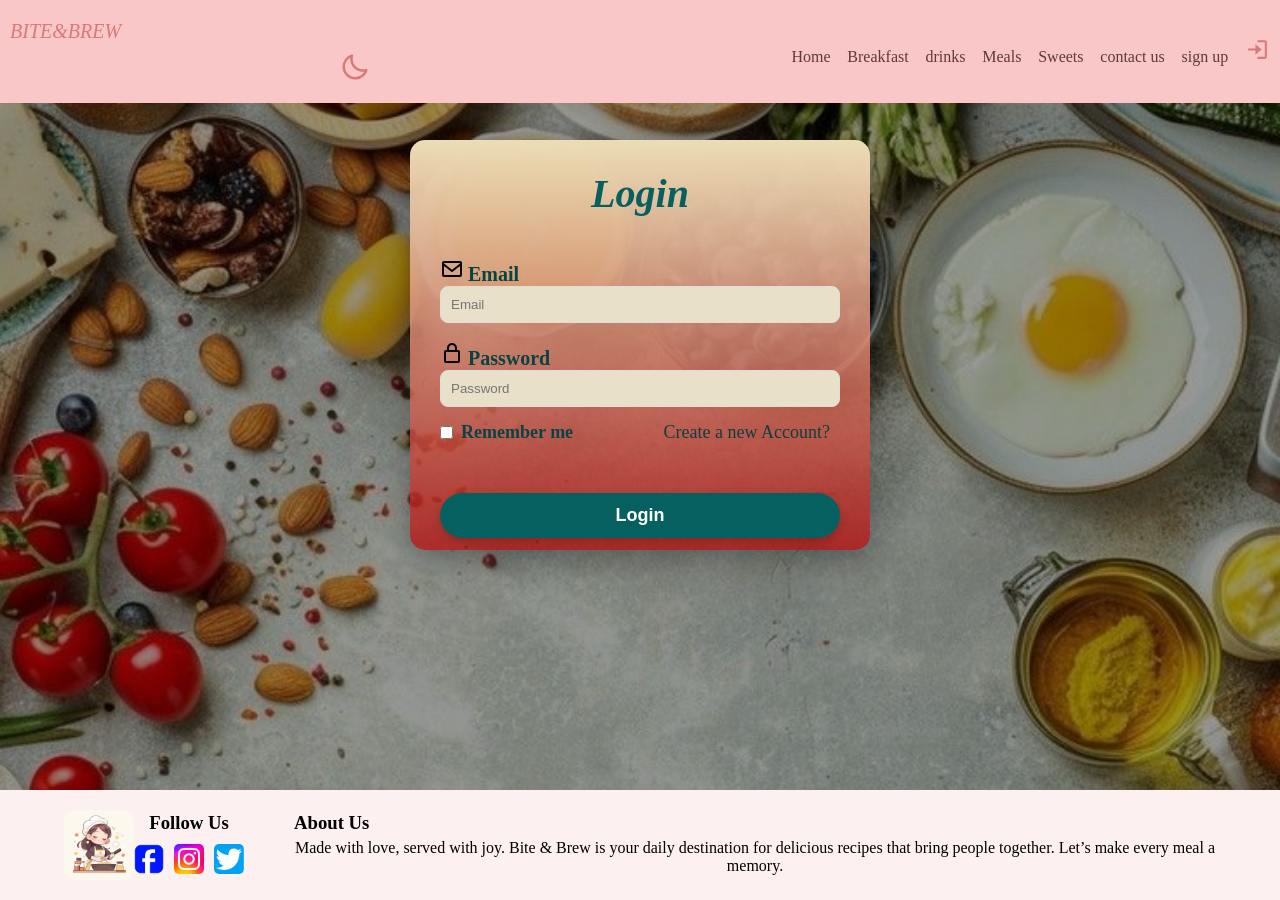
<file: index.html>
<!DOCTYPE html>
<html  lang="en">
    <head>
        <meta charset="UTF-8">
        <meta name="viewport" content="width=device-width, initial-scale=1.0">
        <title>Bite & Brew</title>
        <link rel="stylesheet" href="design.css">
        <link rel="stylesheet" href="https://unpkg.com/boxicons@2.1.4/css/boxicons.min.css">
        <link rel="stylesheet" href="https://cdnjs.cloudflare.com/ajax/libs/font-awesome/6.0.0/css/all.min.css">
    </head>
    <body class="login-page">
        <header class="logo_nav">
            <h2 class="logo">BITE&BREW</h2>
        

            <button class="mode_btn"><img src="moon_final.svg" id="dark_mode_button"><img src="sun_final.svg" id="light_mode_button" ></button>
            <input type="checkbox" id="check">
            <label for="check" class="icons">
                <img src="menu.png" id="menu-icon">
                <img src="close.png" id="close-icon">
            </label>

            <nav class="header-right">
                <a href="home.html" >Home</a>
                <a href="breakfast.html">Breakfast</a>
                <a href="Drinks.html">drinks</a>
                <a href="meals.html" >Meals</a>
                <a href="sweets.html" >Sweets</a>
                <a href="contactus.html" >contact us</a>
                <a href="SignUp.html" >sign up</a>
                <a href="index.html" ><img src="login_final_icon.svg" style="width: 25px; height: 25px;"></a>
            </nav>
        </header>

        
        
            <div class="card">
                <div class="h2"><h2>Login</h2></div>
                
                
                <div class="input-group">
                    <img src="email_icon.svg">
                    <label>Email</label>
                    <input type="email" placeholder="Email"  id="loginEmail">
                </div>
                <br>
                
                <div class="input-group">
                    <img src="lock_icon.svg">
                    <label>Password</label>
                    <input type="password" placeholder="Password" id="loginPass">
                </div>

                <div class="option">
                    <div class="remember">
                        <input type="checkbox" id="rem">
                        <label for="rem">Remember me</label>
                    </div>
                    <a href="SignUp.html" class="create">Create a new Account?</a>
                </div>

                <button onclick="login()" class="login-btn">Login</button>
            </div>
            <footer>
        <div class="content">
            <img src="bent_img.jpg" alt="">
        </div>
        <div class="container">
            <div class="center">
                <div class="follow">
                    <h3>Follow Us</h3>
                </div>

                <div class="imgfollow">
                    <div class="face">
                        <a href="https://share.google/08VZfMkIFkGEZpKng"><img src="face_img.jpg" alt=""></a>
                    </div>
                    <div class="insta">
                        <a href="https://share.google/QwixwR7lSdvBLYtcf"><img src="instegram_img.jpg" alt=""></a>
                    </div>
                    <div class="twitt">
                        <a href="https://share.google/hXSAnKUgvuGSP0N5Q"><img src="twitter_img.jpg" alt=""></a>
                    </div>
                </div>
            </div>

            <div class="aboutus">
                <h3>About Us</h3>
                <p>Made with love, served with joy. Bite & Brew is your daily destination for delicious recipes that
                    bring people together. Let’s make every meal a memory.</p>
            </div>
        </div>

    </footer>

            
        <script src="main.js"></script>
    
        </body>
</html>
</file>
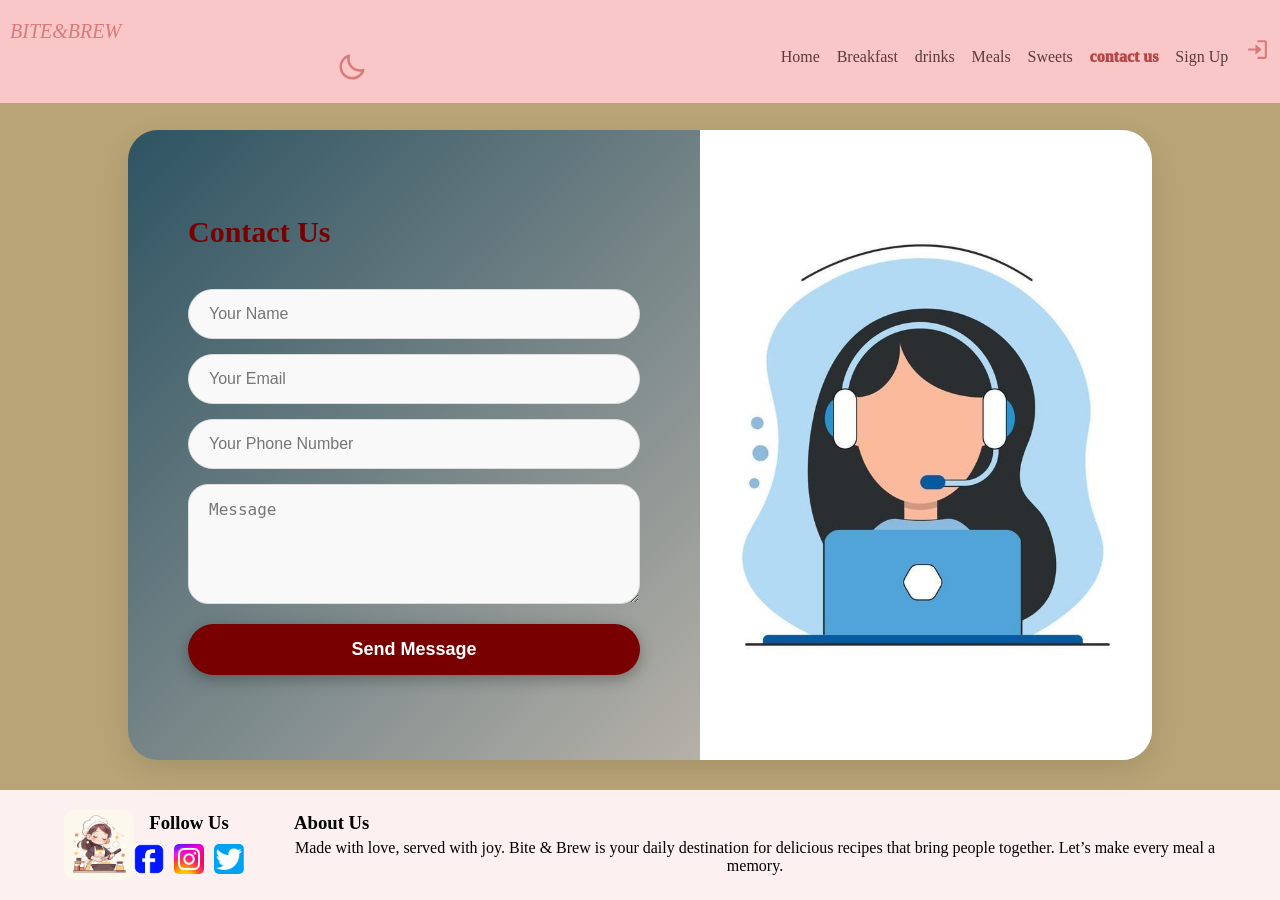
<file: contactus.html>
<!DOCTYPE html>
<html  lang="en">
    <head>
        <meta charset="UTF-8">
        <meta name="viewport" content="width=device-width, initial-scale=1.0">
        <title>Bite & Brew</title>
        <link rel="stylesheet" href="design.css">
        <link rel="stylesheet" href="https://unpkg.com/boxicons@2.1.4/css/boxicons.min.css">
        <link rel="stylesheet" href="https://cdnjs.cloudflare.com/ajax/libs/font-awesome/6.0.0/css/all.min.css">
    </head>
    <body class="contact-page">
        <header class="logo_nav">
            <h2 class="logo">BITE&BREW</h2>
            

            <button class="mode_btn"><img src="moon_final.svg" id="dark_mode_button"><img src="sun_final.svg" id="light_mode_button" ></button>
            <input type="checkbox" id="check">
            <label for="check" class="icons">
                <img src="menu.png" id="menu-icon">
                <img src="close.png" id="close-icon">
            </label>

            <nav class="header-right">
                <a href="home.html" >Home</a>
                <a href="breakfast.html">Breakfast</a>
                <a href="Drinks.html">drinks</a>
                <a href="meals.html" >Meals</a>
                <a href="sweets.html" >Sweets</a>
                <a href="contactus.html" class="active">contact us</a>
                <a href="SignUp.html" >Sign Up</a>
                <a href="index.html" ><img src="login_final_icon.svg" style="width: 25px; height: 25px;"></a>
            </nav>
        </header>

        <div class="contact-card">
            <div class="form">
                <h3>Contact Us</h3>
                <form id="contactform">
                    <input type="text" placeholder="Your Name" id="name">
                    <input type="email" placeholder="Your Email" id="email">
                    <input type="tel" placeholder="Your Phone Number" id="phone">
                    <textarea type="text" placeholder="Message" id="message"></textarea>
                    <button type="submit">Send Message</button>
                </form>
            </div>
            <div class="image-side">
                <img src="contact-image.jpg">
                
            </div>
            </div>

            <footer >
        <div class="content">
            <img src="bent_img.jpg" alt="">
        </div>
        <div class="container">
            <div class="center">
                <div class="follow">
                    <h3>Follow Us</h3>
                </div>

                <div class="imgfollow">
                    <div class="face">
                        <a href="https://share.google/08VZfMkIFkGEZpKng"><img src="face_img.jpg" alt=""></a>
                    </div>
                    <div class="insta">
                        <a href="https://share.google/QwixwR7lSdvBLYtcf"><img src="instegram_img.jpg" alt=""></a>
                    </div>
                    <div class="twitt">
                        <a href="https://share.google/hXSAnKUgvuGSP0N5Q"><img src="twitter_img.jpg" alt=""></a>
                    </div>
                </div>
            </div>

            <div class="aboutus">
                <h3>About Us</h3>
                <p>Made with love, served with joy. Bite & Brew is your daily destination for delicious recipes that
                    bring people together. Let’s make every meal a memory.</p>
            </div>
        
    </footer>
        <script src="main.js"></script>
        </body>
</html>
</file>
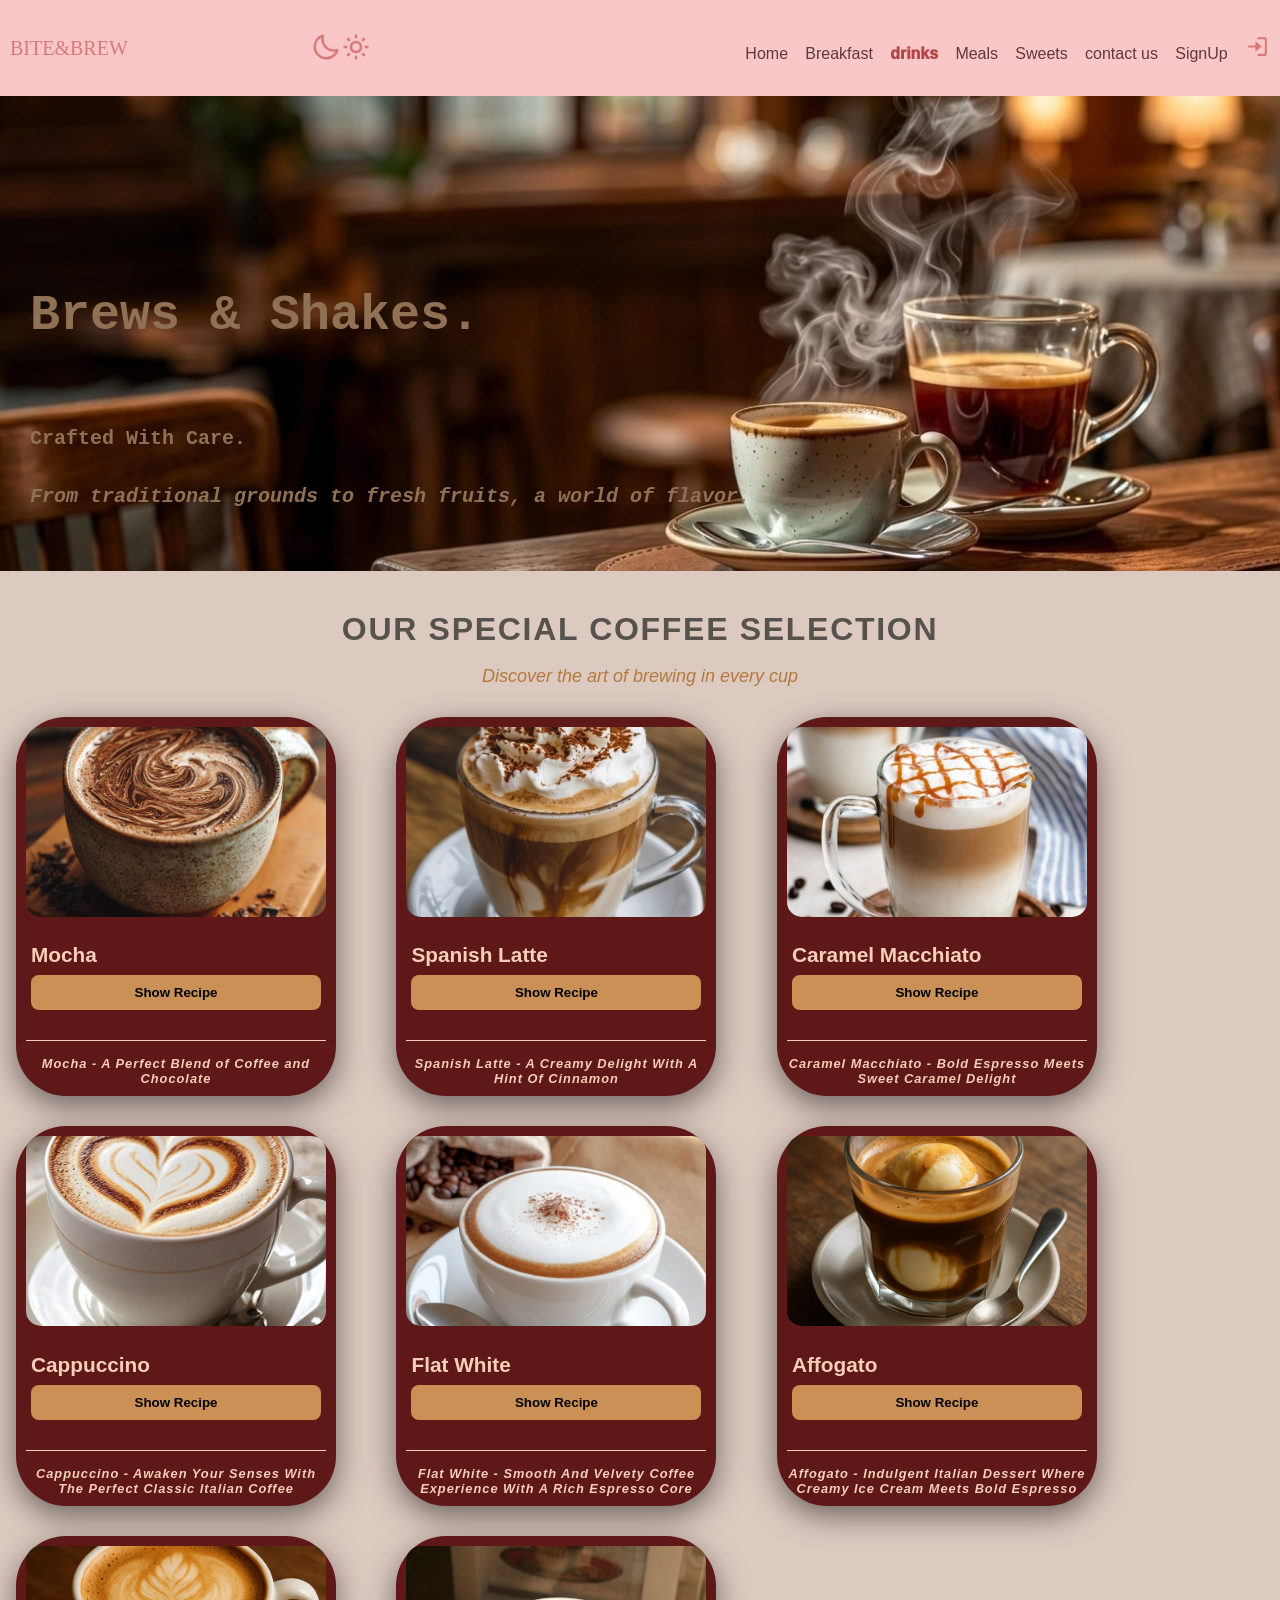
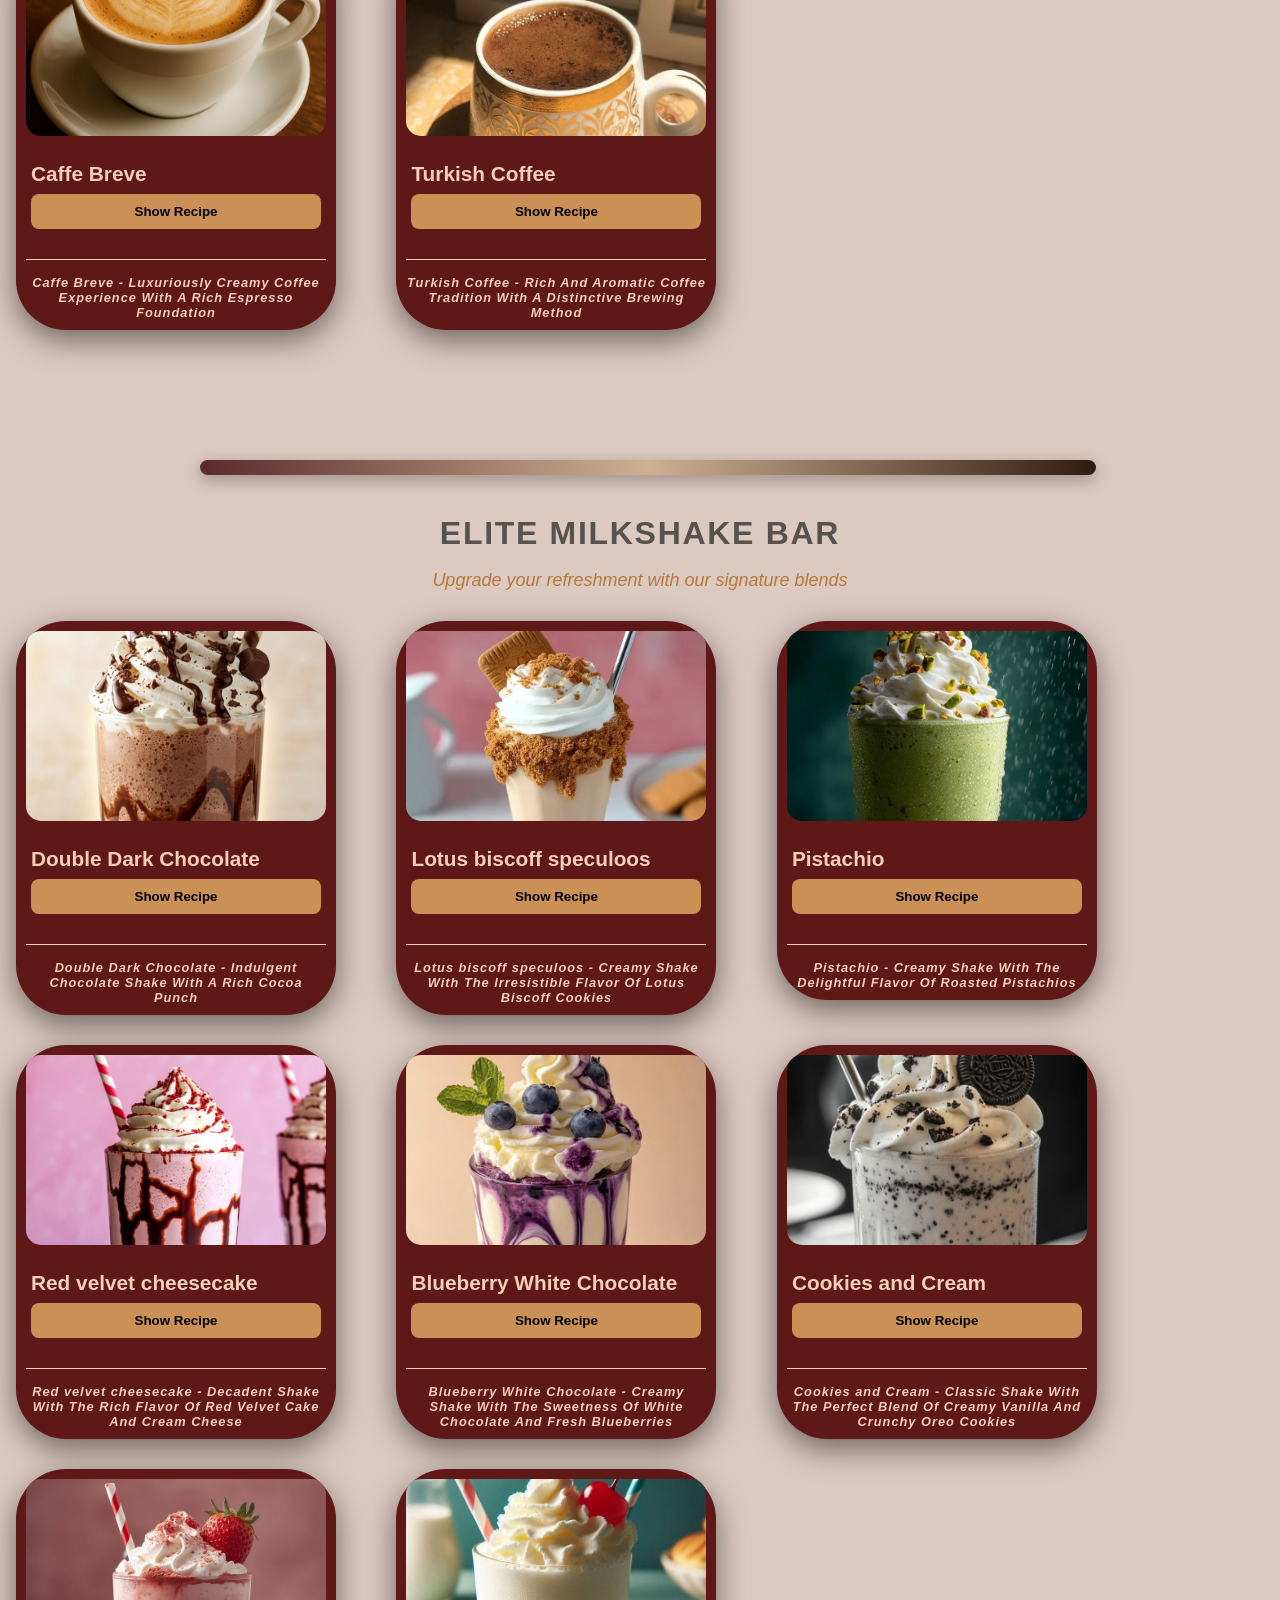
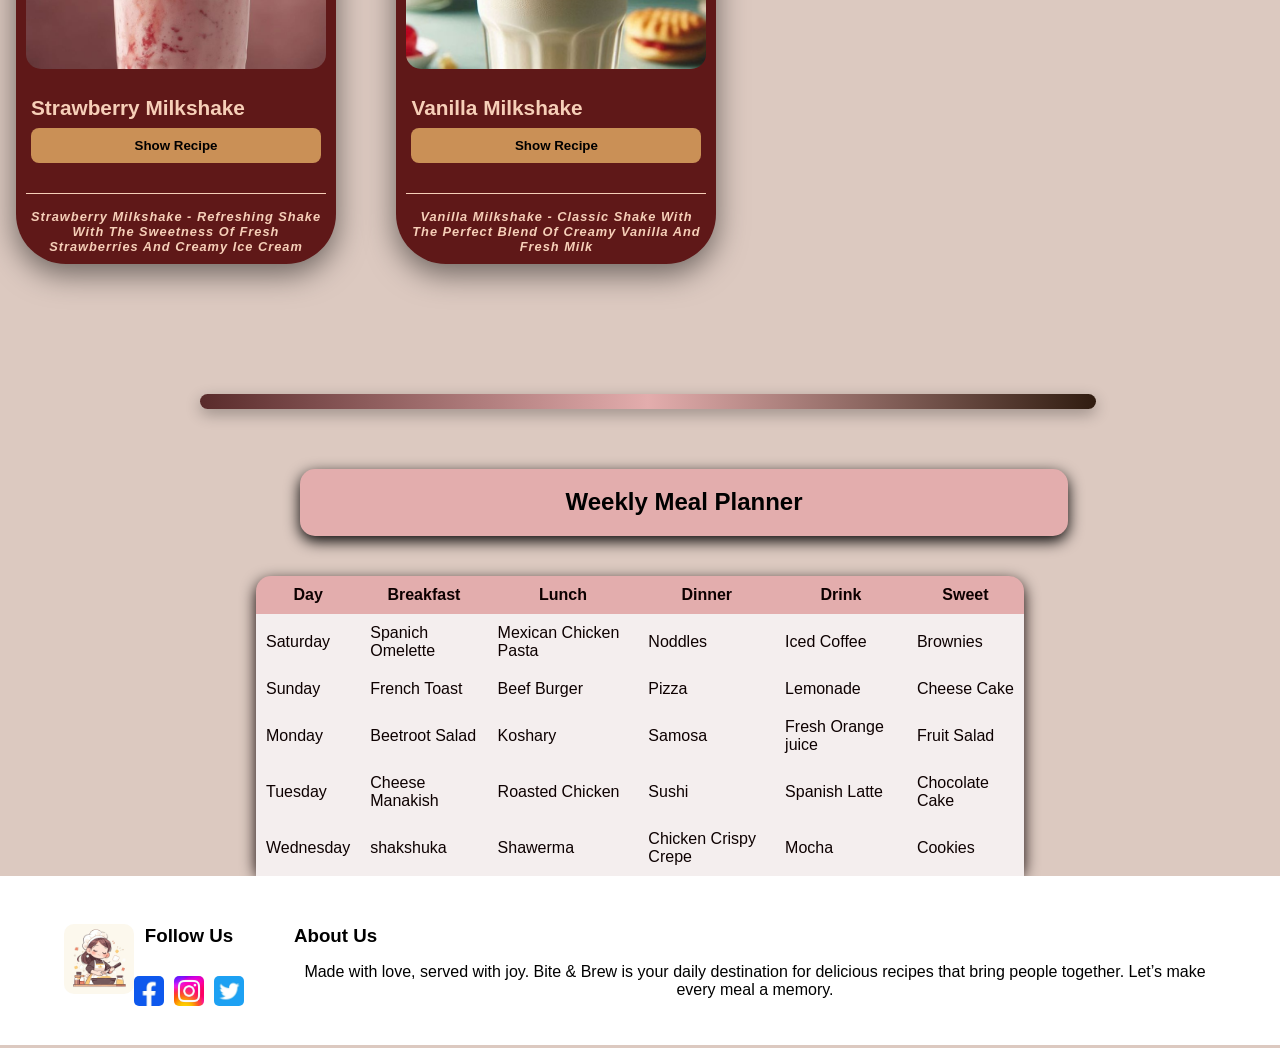
<file: Drinks.html>
<!DOCTYPE html>
<html lang="ar" dir="auto">
<head>
    <meta charset="UTF-8">
    <meta name="viewport" content="width=device-width, initial-scale=1.0">
    <title>Drinks</title>
    <link rel="stylesheet" href="trial.css">
     <link rel="stylesheet" href="https://unpkg.com/boxicons@2.1.4/css/boxicons.min.css">
</head>
<body>
<header class="logo_nav">
            <h2 class="logo">BITE&BREW</h2>

            <button class="mode_btn"><img src="moon_final.svg" id="dark_mode_button"><img src="sun_final.svg" id="light_mode_button" ></button>
            <input type="checkbox" id="check">
            <label for="check" class="icons">
                <img src="menu.png" id="menu-icon">
                <img src="close.png" id="close-icon">
            </label>

            <nav class="header-right">
                <a href="home.html" >Home</a>
                <a href="breakfast.html">Breakfast</a>
                <a href="Drinks.html" class="active">drinks</a>
                <a href="meals.html" >Meals</a>
                <a href="sweets.html" >Sweets</a>
                <a href="contactus.html" >contact us</a>
                <a href="SignUp.html" >SignUp</a>
                <a href="index.html" ><img src="login_final_icon.svg" style="width: 25px; height: 25px;"></a>
            </nav>
        </header>



<main>
    <div class="background"> 
            <Pre >
                


    <h1 style="font-size: 50px; color: #907154;"><b>Brews & Shakes.</b></h1>
    <h3 style="font-size: 20px; color: #907154;">Crafted With Care.</h3>
    <h3 style="font-size: 20px; color: #907154; margin-top: -15px; font-style: italic;">From traditional grounds to fresh fruits, a world of flavor.</h3>
     </pre>
    </div>


   <div class="section-title">
    <h2>Our Special Coffee Selection</h2>
    <p>Discover the art of brewing in every cup</p>
   </div>




<div class="ALL-cards">
    <div class="card">
        <img src="mocha.png.jpeg" alt=" Mocha" class="card-image">
        <div class="card-content">
            <h2 class="card-name"> Mocha</h2>
             <button class="s/h-button button ">Show Recipe</button>
              <ul class="card-recipe hidden"> 
                <li>Chocolate Syrup base</li>
                <li>Fresh Espresso shot</li>
                <li>Steamed Milk & Foam</li>
            </ul>
        </div>
        <div class="card-footer">
             Mocha - A Perfect Blend of Coffee and Chocolate
        </div>
   </div>

    
     <div class="card">
        <img src="spanish.jpg.jpeg" alt="Spanish Latte" class="card-image">
        <div class="card-content">
            <h2 class="card-name">Spanish Latte</h2>
             <button class="s/h-button button">Show Recipe</button>
              <ul class=" card-recipe hidden"> 
                <li>Sweet Condensed Milk</li>
                <li>Double Shot Espresso</li>
                <li>Cold Whole Milk</li>
                <li>A Sprinkle Of Cinnamon On Top</li>
            </ul>
        </div>
        <div class="card-footer">
             Spanish Latte - A Creamy Delight With A Hint Of Cinnamon
        </div>
    </div>


    <div class="card">
        <img src="caramel.png.jpeg" alt="Caramel Macchiato" class="card-image">
        <div class="card-content">
            <h2 class="card-name">Caramel Macchiato</h2>
             <button class="s/h-button button">Show Recipe</button>
              <ul class=" card-recipe hidden"> 
                <li>Vanillia syrup base</li>
                <li>steamed milk</li>
                <li>Fresh espresso shot</li>
                <li>Caramel drizzle topping</li>
            </ul>
        </div>
        <div class="card-footer">
             Caramel Macchiato - Bold Espresso Meets Sweet Caramel Delight
        </div>
    </div>


    <div class="card">
        <img src="capp.png.jpeg" alt="Cappuccino" class="card-image">
        <div class="card-content">
            <h2 class="card-name">Cappuccino</h2>
             <button class="s/h-button button">Show Recipe</button>
              <ul class="card-recipe hidden"> 
                <li>1 Shot Of Espresso</li>
                <li>Fresh Whole Milk</li>
            </ul>
        </div>
        <div class="card-footer">
             Cappuccino - Awaken Your Senses With The Perfect Classic Italian Coffee 
        </div>
    </div>


     <div class="card">
        <img src="flat white.jpeg" alt="Flat White" class="card-image">
        <div class="card-content">
            <h2 class="card-name">Flat White</h2>
             <button class="s/h-button button">Show Recipe</button>
              <ul class=" card-recipe hidden"> 
                <li>Double Shot Of Espresso</li>
                <li>FreshWhole Milk</li>
                <li>Very Thin Layer Of Micro-Foam </li>
            </ul>
        </div>
        <div class="card-footer">
             Flat White - Smooth And Velvety Coffee Experience With A Rich Espresso Core
        </div>
    </div>


     <div class="card">
        <img src="affogato.jpeg" alt="Affogato" class="card-image">
        <div class="card-content">
            <h2 class="card-name">Affogato</h2>
             <button class="s/h-button button">Show Recipe</button>
              <ul class=" card-recipe hidden"> 
                <li>Scoop Of Premium Vanillia Ice Cream</li>
                <li>Shot Of Hot Espresso</li>
            </ul>
        </div>
        <div class="card-footer">
             Affogato - Indulgent Italian Dessert Where Creamy Ice Cream Meets Bold Espresso
        </div>
        </div>
    

        <div class="card">
            <img src="breve.jpeg" alt="Caffe Breve" class="card-image">
            <div class="card-content">
                <h2 class="card-name">Caffe Breve</h2>
                <button class="s/h-button button">Show Recipe</button>
                <ul class="card-recipe hidden"> 
                    <li>Single Or Double Shots Of Bold Espresso</li>
                    <li>1/2 Cup of Half-and-Half (a blend of equal parts milk and cream)</li>
                </ul>
            </div>
            <div class="card-footer">
                Caffe Breve - Luxuriously Creamy Coffee Experience With A Rich Espresso Foundation
            </div>
        </div>
        
        
         <div class="card">
            <img src="turkish.jpeg" alt="Turkish Coffee" class="card-image">
            <div class="card-content">
                <h2 class="card-name">Turkish Coffee</h2>
                 <button class="s/h-button button">Show Recipe</button>
                  <ul class=" card-recipe hidden"> 
                    <li>2 tsp Extra-Fine Ground Coffee</li>
                    <li>1 Cup Of Water + Sugar</li>
                    <li>Simmer Slowly Until Foam Forms On Top</li>
                </ul>
            </div>
            <div class="card-footer">
                 Turkish Coffee - Rich And Aromatic Coffee Tradition With A Distinctive Brewing Method
            </div>
            </div>


          <div class="pattern"></div>


    <div class="section-title">
    <h2>ELITE MILKSHAKE BAR</h2>
    <p>Upgrade your refreshment with our signature blends</p>
    </div>
    

     <div class="card">
            <img src="ddc.jpeg" alt="double dark chocolate" class="card-image">
            <div class="card-content">
                <h2 class="card-name">Double Dark Chocolate</h2>
                <button class="s/h-button button">Show Recipe</button>
                <ul class=" card-recipe hidden"> 
                    <li>3 scoops chocolate ice cream</li>
                    <li>1 tbsp cocoa powder</li>
                    <li>1/4 cup chocolate syrup</li>
                    <li>1/2 cup milk</li>
                </ul>
            </div>
            <div class="card-footer">
                Double Dark Chocolate - Indulgent Chocolate Shake With A Rich Cocoa Punch
            </div>
        </div>


        <div class="card">
            <img src="lotus.jpeg" alt="Lotus biscoff speculoos" class="card-image">
            <div class="card-content">
                <h2 class="card-name">Lotus biscoff speculoos</h2>
                <button class="s/h-button button">Show Recipe</button>
                <ul class=" card-recipe hidden"> 
                    <li>3 scoops chocolate ice cream</li>
                    <li>2 tbsp lotus biscoff spread</li>
                    <li>2 crushed biscoff cookies</li>
                    <li>1/2 cup milk</li>
                </ul>
            </div>
            <div class="card-footer">
                Lotus biscoff speculoos - Creamy Shake With The Irresistible Flavor Of Lotus Biscoff Cookies
            </div>
        </div>


        <div class="card">
            <img src="pis.jpeg" alt="Pistachio" class="card-image">
            <div class="card-content">
                <h2 class="card-name">Pistachio</h2>
                <button class="s/h-button button">Show Recipe</button>
                <ul class=" card-recipe hidden"> 
                    <li>3 scoops pistachio ice cream</li>
                    <li>1 tbsp crushed roasted pistachios</li>
                    <li>a drop of almond extract</li>
                    <li>1/2 cup milk</li>
                </ul>
            </div>
            <div class="card-footer">
                Pistachio - Creamy Shake With The Delightful Flavor Of Roasted Pistachios
            </div>
        </div>


        <div class="card">
            <img src="rvc.jpeg" alt="Red velvet cheesecake" class="card-image">
            <div class="card-content">
                <h2 class="card-name">Red velvet cheesecake</h2>
                <button class="s/h-button button">Show Recipe</button>
                <ul class=" card-recipe hidden"> 
                    <li>3 scoops vanilla ice cream</li>
                    <li>1 small piece of red velvet cake</li>
                    <li>1 tbsp cream cheese</li>
                    <li>1/2 cup milk</li>
                </ul>
            </div>
            <div class="card-footer">
                Red velvet cheesecake - Decadent Shake With The Rich Flavor Of Red Velvet Cake And Cream Cheese
            </div>
        </div>


        <div class="card">
            <img src="bberry.jpeg" alt="Blueberry white chocolate" class="card-image">
            <div class="card-content">
                <h2 class="card-name">Blueberry White Chocolate</h2>
                <button class="s/h-button button">Show Recipe</button>
                <ul class=" card-recipe hidden"> 
                    <li>3 scoops vanillia ice cream</li>
                    <li>1/4 cup frozen bluberries</li>
                    <li>2 tbsp melted white chocolate</li>
                    <li>1/2 cup milk</li>
                </ul>
            </div>
            <div class="card-footer">
                Blueberry White Chocolate - Creamy Shake With The Sweetness Of White Chocolate And Fresh Blueberries
            </div>
        </div>


        <div class="card">
            <img src="oreo.jpeg" alt="Cookies and cream" class="card-image">
            <div class="card-content">
                <h2 class="card-name">Cookies and Cream</h2>
                <button class="s/h-button button">Show Recipe</button>
                <ul class=" card-recipe hidden"> 
                    <li>3 scoops vanillia ice cream</li>
                    <li>4 oreo cookies(crushed)</li>
                    <li>1/2 cup milk</li>
                </ul>
            </div>
            <div class="card-footer">
                Cookies and Cream - Classic Shake With The Perfect Blend Of Creamy Vanilla And Crunchy Oreo Cookies
            </div>
        </div>


        <div class="card">
            <img src="strawb.jpeg" alt="strawberry milkshake" class="card-image">
            <div class="card-content">
                <h2 class="card-name">Strawberry Milkshake</h2>
                <button class="s/h-button button">Show Recipe</button>
                <ul class=" card-recipe hidden"> 
                    <li>2 cups strawberry ice cream</li>
                    <li>1 cup fresh strawberries</li>
                    <li>1/2 cup milk</li>
                </ul>
            </div>
            <div class="card-footer">
                Strawberry Milkshake - Refreshing Shake With The Sweetness Of Fresh Strawberries And Creamy Ice Cream
            </div>
        </div>


        <div class="card">
            <img src="van.jpeg" alt="vanillia milkshake" class="card-image">
            <div class="card-content">
                <h2 class="card-name">Vanilla Milkshake</h2>
                <button class="s/h-button button">Show Recipe</button>
                <ul class=" card-recipe hidden"> 
                    <li>3 scoops vanillia ice cream</li>
                    <li>2 tbsp vanillia extract</li>
                    <li>1/2 cup milk</li>
                </ul>
            </div>
            <div class="card-footer">
                Vanilla Milkshake - Classic Shake With The Perfect Blend Of Creamy Vanilla And Fresh Milk
            </div>
        </div>

</div>
<div class="pattern2"></div>

<!--Table-->
<div class="table">
  <h2 class="table-name">Weekly Meal Planner</h2>
</div>
  <table border="2" align="center">
  <tr>
    <th>Day</th>
    <th>Breakfast</th>
    <th>Lunch</th>
    <th>Dinner</th>
    <th>Drink</th>
    <th>Sweet</th>
  </tr>
  <tr>
    <td>Saturday</td>
    <td>Spanich Omelette</td>
    <td>Mexican Chicken Pasta</td>
    <td>Noddles</td>
    <td>Iced Coffee</td>
    <td>Brownies</td>
  </tr>
  <tr>
    <td>Sunday</td>
    <td>French Toast</td>
    <td>Beef Burger</td>
    <td>Pizza</td>
    <td>Lemonade</td>
    <td>Cheese Cake</td>
  </tr>
  <tr>
    <td>Monday</td>
    <td>Beetroot Salad</td>
    <td>Koshary</td>
    <td>Samosa</td>
    <td>Fresh Orange juice</td>
    <td>Fruit Salad</td>
  </tr>
  <tr>
    <td>Tuesday</td>
    <td>Cheese Manakish</td>
    <td>Roasted Chicken</td>
    <td>Sushi</td>
    <td>Spanish Latte</td>
    <td>Chocolate Cake</td>
  </tr>  
  <tr>
    <td>Wednesday</td>
    <td>shakshuka</td>
    <td>Shawerma</td>
    <td>Chicken Crispy Crepe</td>
    <td>Mocha</td>
    <td>Cookies</td>
  </tr>
</table>

</main>    

<footer>
        <div class="content">
            <img src="logofoot.jpeg" alt="">
        </div>
        <div class="container">
            <div class="center">
                <div class="follow">
                    <h3>Follow Us</h3>
                </div>

                <div class="imgfollow">
                    <div class="face">
                        <img src="facebook.jpeg" alt="Facebook">
                        <a href="https://share.google/08VZfMkIFkGEZpKng"></a>
                    </div>
                    <div class="insta">
                        <img src="insta.jpeg" alt="Instagram">
                        <a href="https://share.google/QwixwR7lSdvBLYtcf"></a>
                    </div>
                    <div class="twitt">
                        <img src="twitter.jpeg" alt="Twitter">
                        <a href="https://share.google/hXSAnKUgvuGSP0N5Q"></a>
                    </div>
                </div>
            </div>

            <div class="aboutus">
                <h3>About Us</h3>
                <p>Made with love, served with joy. Bite & Brew is your daily destination for delicious recipes that
                    bring people together. Let’s make every meal a memory.</p>
            </div>
        </div>

    </footer>



    
</div>





 <script>
 
 var buttons = document.getElementsByClassName('s/h-button');

  for (var i = 0; i < buttons.length; i++) {
    buttons[i].onclick = function() {
      var list = this.nextElementSibling;
      
      list.classList.toggle('hidden');
      
      if (list.classList.contains('hidden')) {
        this.textContent = 'Show Recipe';
      } else {
        this.textContent = 'Hide Recipe';
      }
    };
  }

const btn = document.querySelector('.mode_btn');
const dark=document.getElementById('dark_mode_button');
const light=document.getElementById('light_mode_button');
const body = document.body;

if(localStorage.getItem('theme')==='dark'){
    body.classList.add('dark_mode');
    dark.style.display="none";
}
if(localStorage.getItem('theme')==='light'){
    light.style.display="none";
}
btn.onclick = function(){
    body.classList.toggle('dark_mode');
    
    if(body.classList.contains('dark_mode')){
        localStorage.setItem('theme','dark');
        dark.style.display="none";
        light.style.display="block";
    }
    else{
        localStorage.setItem('theme','light');
        light.style.display="none";
        dark.style.display="block";}
        
    }
    
    
</script>


</body>
</html>
</file>
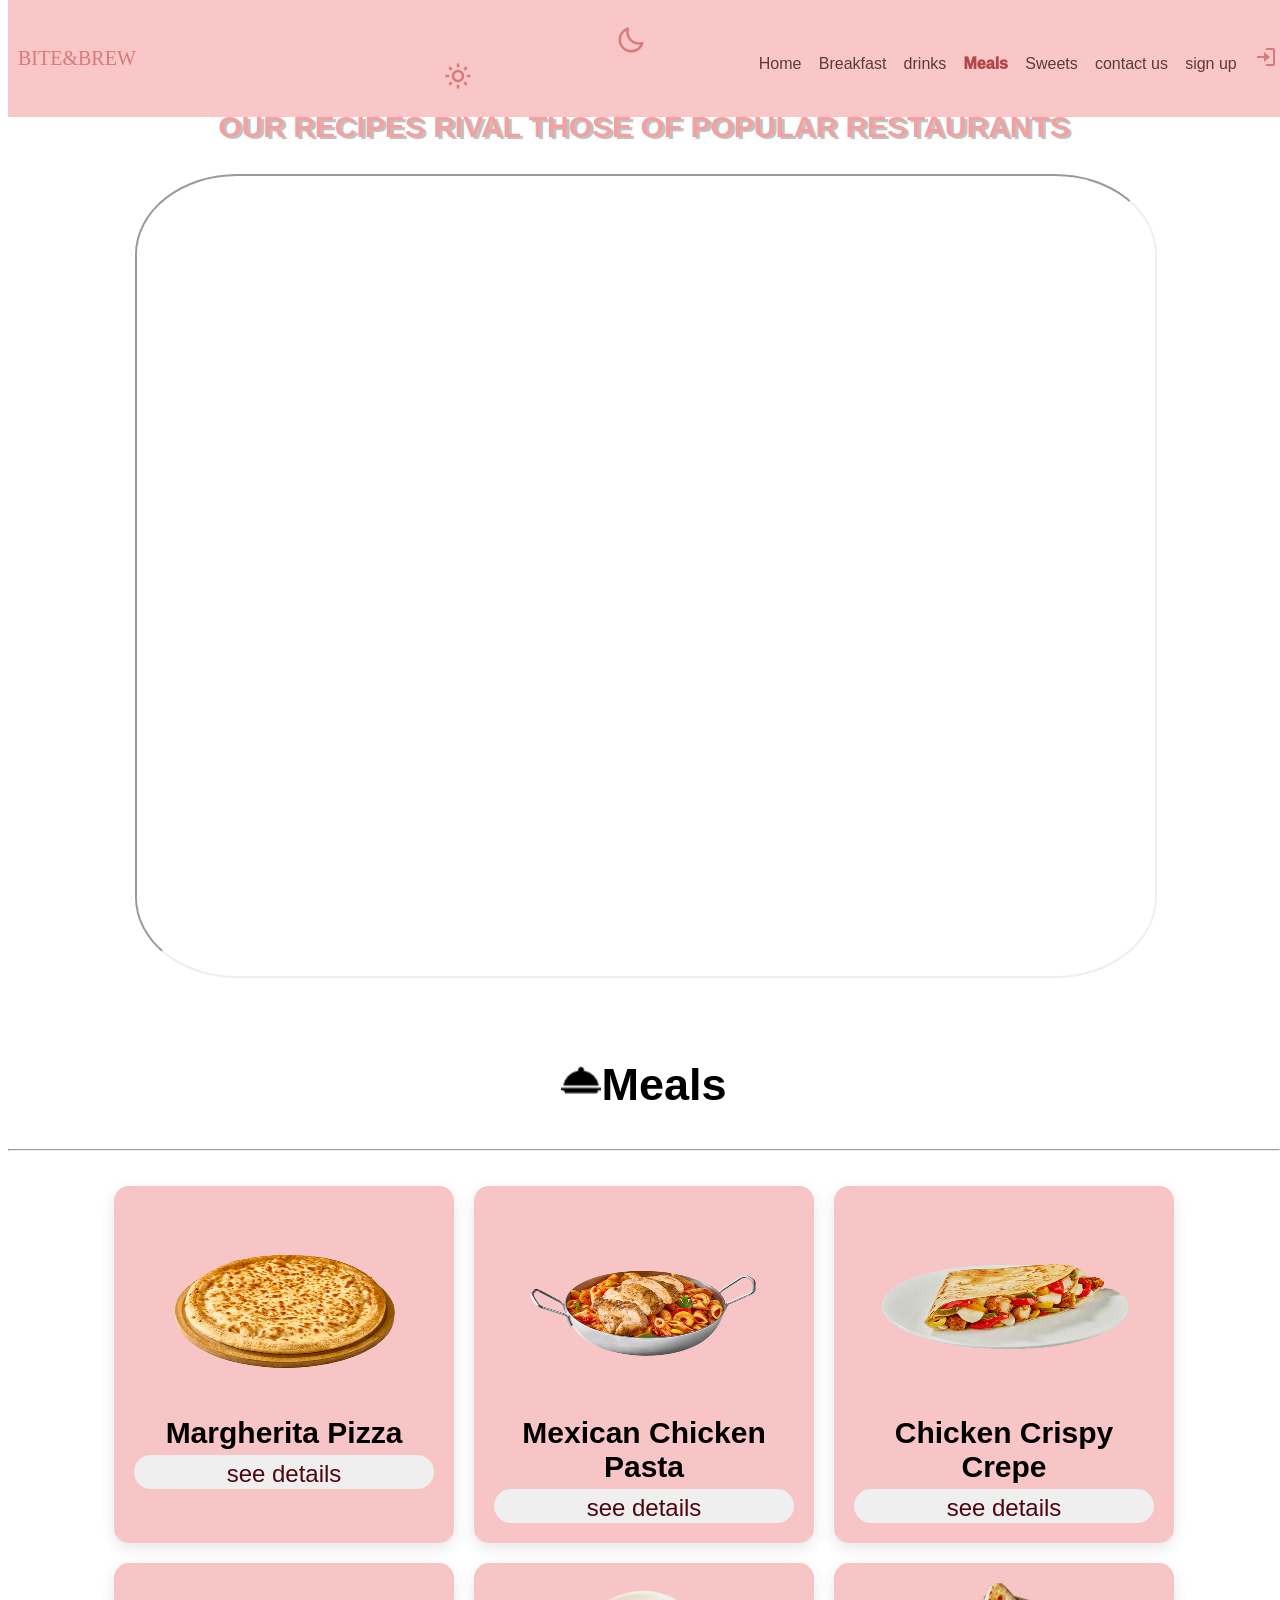
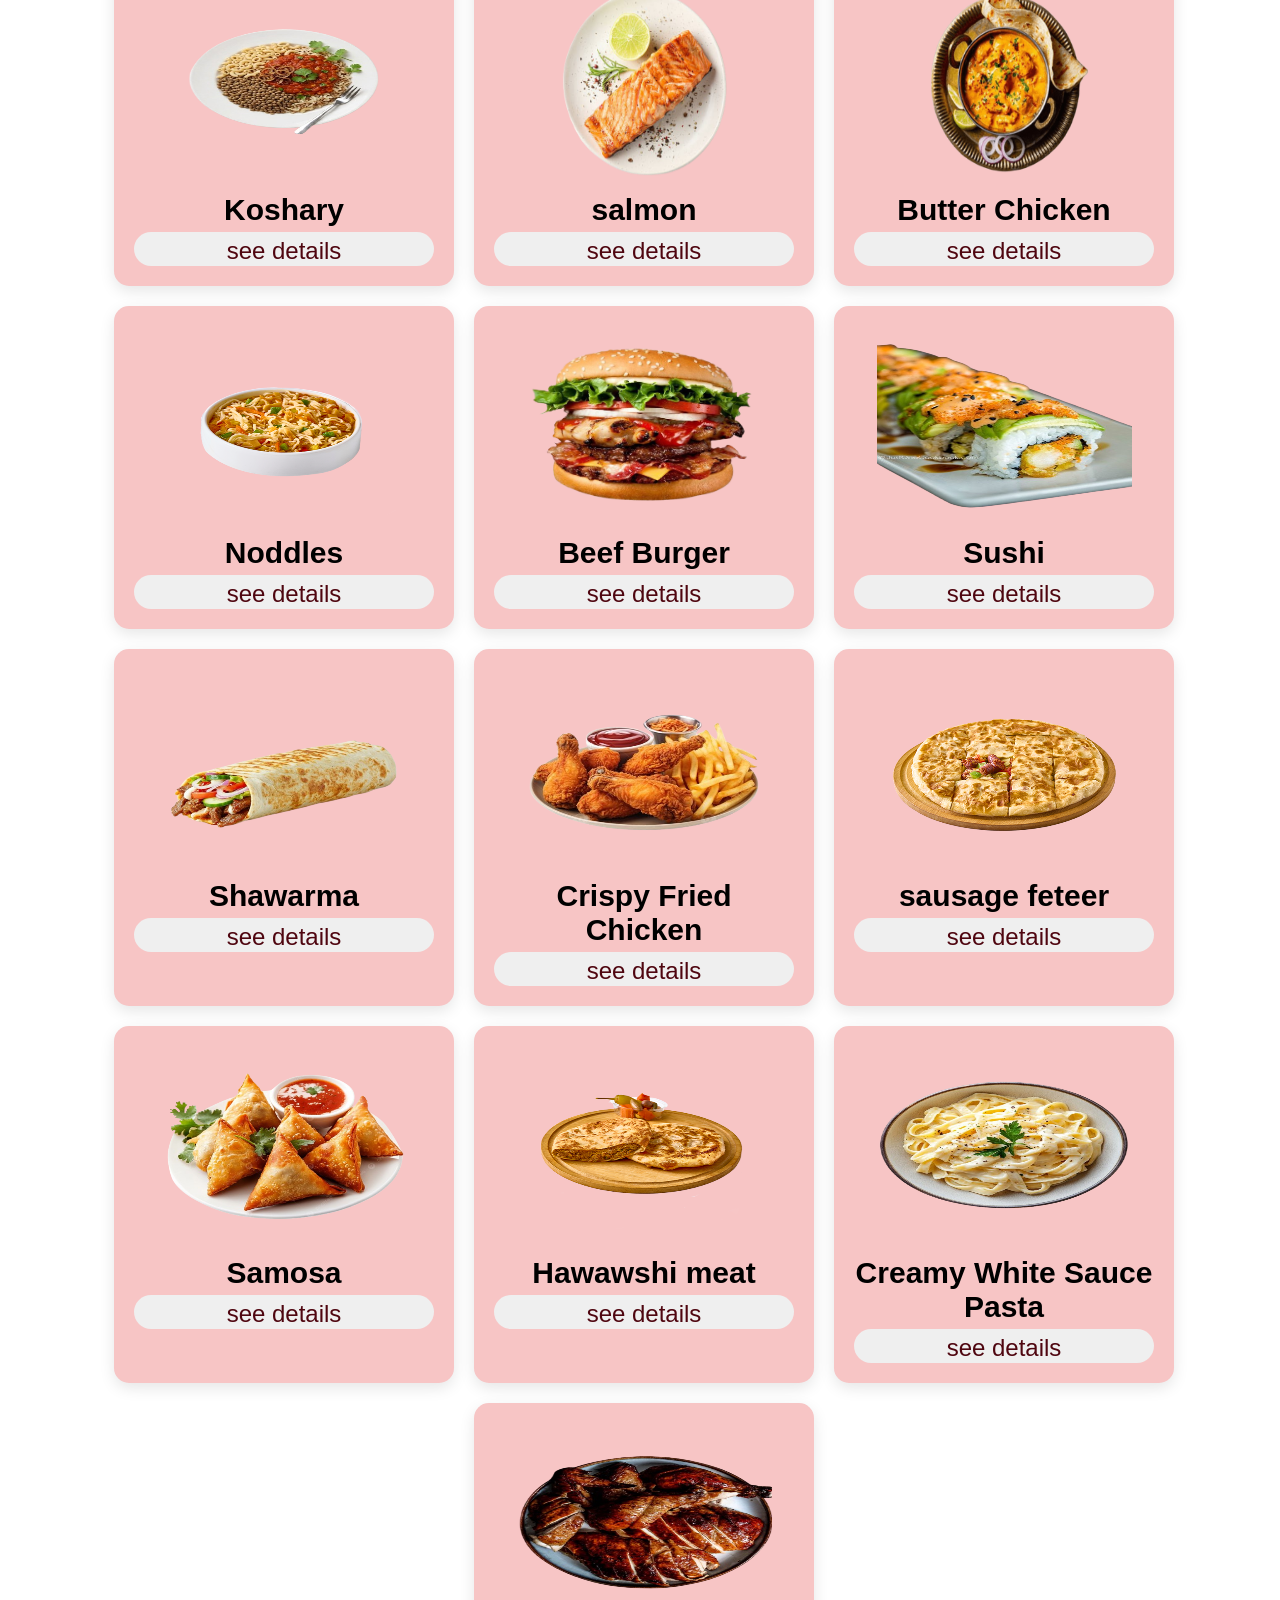
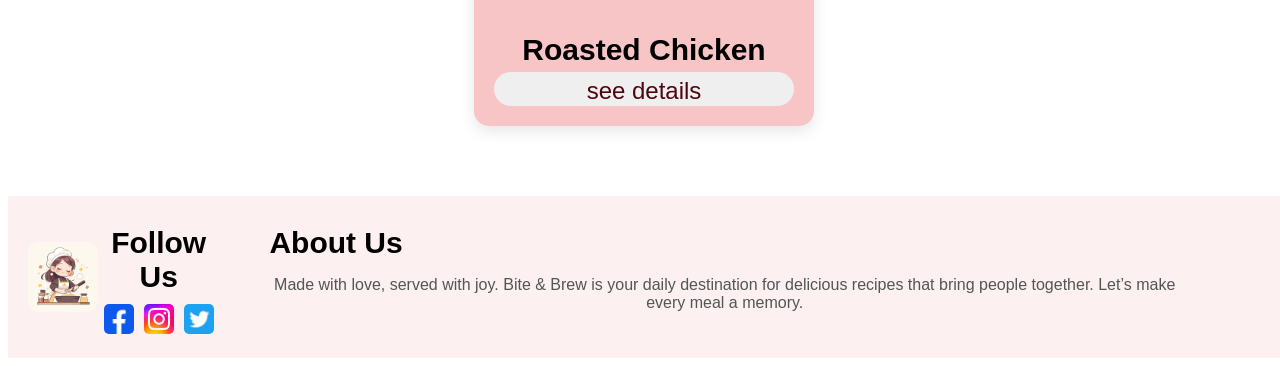
<file: meals.html>
<!DOCTYPE html>
<html lang="en">
<head>
    <meta charset="UTF-8">
    <meta name="viewport" content="width=device-width, initial-scale=1.0">
    <title>Bite & Brew</title>
    <link rel="stylesheet" href="style.css">
</head>
<body>
   
    <header class="logo_nav">
            <h2 class="logo">BITE&BREW</h2>
            </div>

            <button class="mode_btn" id="mode_btn"><img src="moon_final.svg" class="bx bx-moon" id="dark_mode_button"><img src="sun_final.svg" class="bx bx-sun" id="light_mode_button" ></button>
            <input type="checkbox" id="check">
            <label for="check" class="icons">
                <img src ="menu.png"class='bx bx-menu' id="menu-icon">
                <img src ="close.png"class='bx bx-x' id="close-icon">
            </label>

            <nav class="header-right">
                <a href="home.html" >Home</a>
                <a href="breakfast.html">Breakfast</a>
                <a href="Drinks.html">drinks</a>
                <a href="meals.html" class="active">Meals</a>
                <a href="sweets.html" >Sweets</a>
                <a href="contactus.html" >contact us</a>
                <a href="SignUp.html" >sign up</a>
                <a href="index.html" ><img src="login_final_icon.svg" class='bx bx-log-in'></a>
            </nav>

    </header>
    <div class="iframe_div">
                <h2 style="text-align: center; padding-bottom: 30px; font-size: 30px; color: #f2a0a0; text-shadow: #4a3e3e55 3px 2px 0.8px; margin: 0 ;">OUR RECIPES RIVAL THOSE OF POPULAR RESTAURANTS</h2>
                <iframe src="https://www.eldahan.com" style="width: 80%; height: 800px; margin: 0 10% 40px; border-radius: 10%;"></iframe>
            </div>
    <section class="icon meals">
        <div class="meals">
            <h2 class="headm"><img class ="photo" src="dinner.png">Meals</h2>
        </div>
        <hr>
    </section>
      <section class="end">
        <span class="main">
    <div class="card">
  <img class="img" src="7pizza.png" alt="Margherita Pizza">
  <h3>Margherita Pizza</h3>
 <form action="pizza.html">
    <button class="open-btn" type="submit">see details</button>
 </form>
</div>

      <div class="card">
  <img class="img" src="pasta.png" alt="Mexican Chicken Pasta">
  <h3>Mexican Chicken Pasta</h3>
 <form action="pizza.html">
    <button class="open-btn" type="submit">see details</button>
 </form>
</div>

 <div class="card">
  <img class="img" src="Chicken CrispyCrepe.png" alt="Chicken Crispy Crepe">
  <h3>Chicken Crispy Crepe</h3>
 <form action="pizza.html">
    <button class="open-btn" type="submit">see details</button>
 </form>
</div>

 <div class="card">
  <img class="img" src="Koshary-removebg-preview (1).png" alt="Koshary">
  <h3>Koshary</h3>
 <form action="pizza.html">
    <button class="open-btn" type="submit">see details</button>
 </form>
</div>
 <div class="card">
  <img class="img" src="salmon-removebg-preview.png" alt="salmon">
  <h3>salmon</h3>
 <form action="pizza.html">
    <button class="open-btn" type="submit">see details</button>
 </form>
</div>


 <div class="card">
  <img class="img" src="Butter Chicken (1).png" alt="Butter Chicken">
  <h3>Butter Chicken</h3>
 <form action="pizza.html">
    <button class="open-btn" type="submit">see details</button>
 </form>
</div>

 <div class="card">
  <img class="img" src="noddles.png" alt="noddles">
  <h3>Noddles</h3>
 <form action="pizza.html">
    <button class="open-btn" type="submit">see details</button>
 </form>
</div>

 <div class="card">
  <img class="img" src="Burger_And_Sandwich_PNG-removebg-preview.png" alt="burger">
  <h3>Beef Burger</h3>
 <form action="pizza.html">
    <button class="open-btn" type="submit">see details</button>
 </form>
</div>

 <div class="card">
  <img class="img" src="Dragon_Roll_Recipe_ドラゴンロール-removebg-preview.png"alt="sushi">
  <h3>Sushi</h3>
 <form action="pizza.html">
    <button class="open-btn" type="submit">see details</button>
 </form>
</div>

 <div class="card">
  <img class="img" src="شاورما-removebg-preview.png"alt="Shawarma">
  <h3>Shawarma</h3>
 <form action="pizza.html">
    <button class="open-btn" type="submit">see details</button>
 </form>
</div>

 <div class="card">
  <img class="img" src="Crispy_Fried_Chicken-removebg-preview.png"alt="Crispy Fried Chicken">
  <h3>Crispy Fried Chicken</h3>
 <form action="pizza.html">
    <button class="open-btn" type="submit">see details</button>
 </form>
</div>


 <div class="card">
  <img class="img" src="sausage feteer.png"alt="sausage feteer">
  <h3>sausage feteer</h3>
 <form action="pizza.html">
    <button class="open-btn" type="submit">see details</button>
 </form>
</div>


 <div class="card">
  <img class="img" src="samosaa-removebg-preview.png"alt="samosa">
  <h3>Samosa</h3>
 <form action="pizza.html">
    <button class="open-btn" type="submit">see details</button>
 </form>
</div>

 <div class="card">
  <img class="img" src="Hawawshi meat"alt="Hawawshi meat">
  <h3>Hawawshi meat</h3>
 <form action="pizza.html">
    <button class="open-btn" type="submit">see details</button>
 </form>
</div>

 <div class="card">
  <img class="img" src="Bowl_of_Italian_pasta_fettuccine_Alfredo_with_-removebg-preview.png"alt="Creamy White Sauce Pasta">
  <h3>Creamy White Sauce Pasta</h3>
 <form action="pizza.html">
    <button class="open-btn" type="submit">see details</button>
 </form>
</div>

  <div class="card">
  <img class="img" src="Roasted_Chicken-removebg-preview.png"alt="Roasted Chicken">
  <h3>Roasted Chicken</h3>
  <button class="open-btn" onclick="openModal('modal16')">see details</button>
</div>
<div id="modal16" class="modal">
  <div class="modal-content">
    <span class="close-btn" onclick="closeModal('modal16')">&times;</span>
    <h2>Roasted Chicken</h2>
    <p><strong>
    Ingredients For the Dough:
    </strong></p>
Chicken: 1 whole chicken (or 1kg of pieces like drumsticks and thighs).
Marinade: 1/4 cup olive oil, 3 tbsp yogurt (for tenderness), 
juice of 1 lemon, 3 cloves minced garlic, 1 tbsp tomato paste.
Seasoning: 1 tsp salt, 1/2 tsp black pepper, 1 tsp paprika,
1tsp ground coriander, 1/2 tsp cumin, and a pinch of dried oregano.</pre></p>
    <p><strong>
Whisk olive oil, yogurt, lemon juice, garlic, tomato paste, and spices until smooth.
Coat the chicken thoroughly inside and out; refrigerate for at least 6 hours to allow flavors to penetrate.
* Oven: Roast at 200°C for 45–60 minutes until golden and juices run clear.
Cook over medium-high heat for 15–20 minutes until charred and cooked through.
Smoke (Optional): Trap smoke from a piece of glowing charcoal under foil for 5 minutes for an authentic smoky flavor.
Pro Tips
Use yogurt to break down meat proteins, ensuring the chicken remains juicy.
 Pat the chicken dry with paper towels before marinating to achieve a crispier finish.
 Use a meat thermometer to ensure an internal temperature of 74°C (165°F).</strong></p>
</div>  
</div>

</span>
    <footer>
            <div class="content">
                <img src="logofoot.jpeg" alt="">
            </div>
            <div class="container">
                <div class="center">
                    <div class="follow">
                        <h3>Follow Us</h3>
                    </div>

                    <div class="imgfollow">
                        <div class="face">
                            <a href="https://share.google/08VZfMkIFkGEZpKng"><img src="facebook.jpeg" alt=""></a>
                        </div>
                        <div class="insta">
                            <a href="https://share.google/QwixwR7lSdvBLYtcf"><img src="insta.jpeg" alt=""></a>
                        </div>
                        <div class="twitt">
                           <a href="https://share.google/hXSAnKUgvuGSP0N5Q"><img src="twitter.jpeg" alt=""></a>
                        </div>
                    </div>
                </div>

                <div class="aboutus">
                    <h3>About Us</h3>
                    <p>Made with love, served with joy. Bite & Brew is your daily destination for delicious recipes that
                        bring people together. Let’s make every meal a memory.</p>
                </div>
            </div>

        </footer>
  </section>
  <script src="script.js"></script>
</body>
</html>
</file>
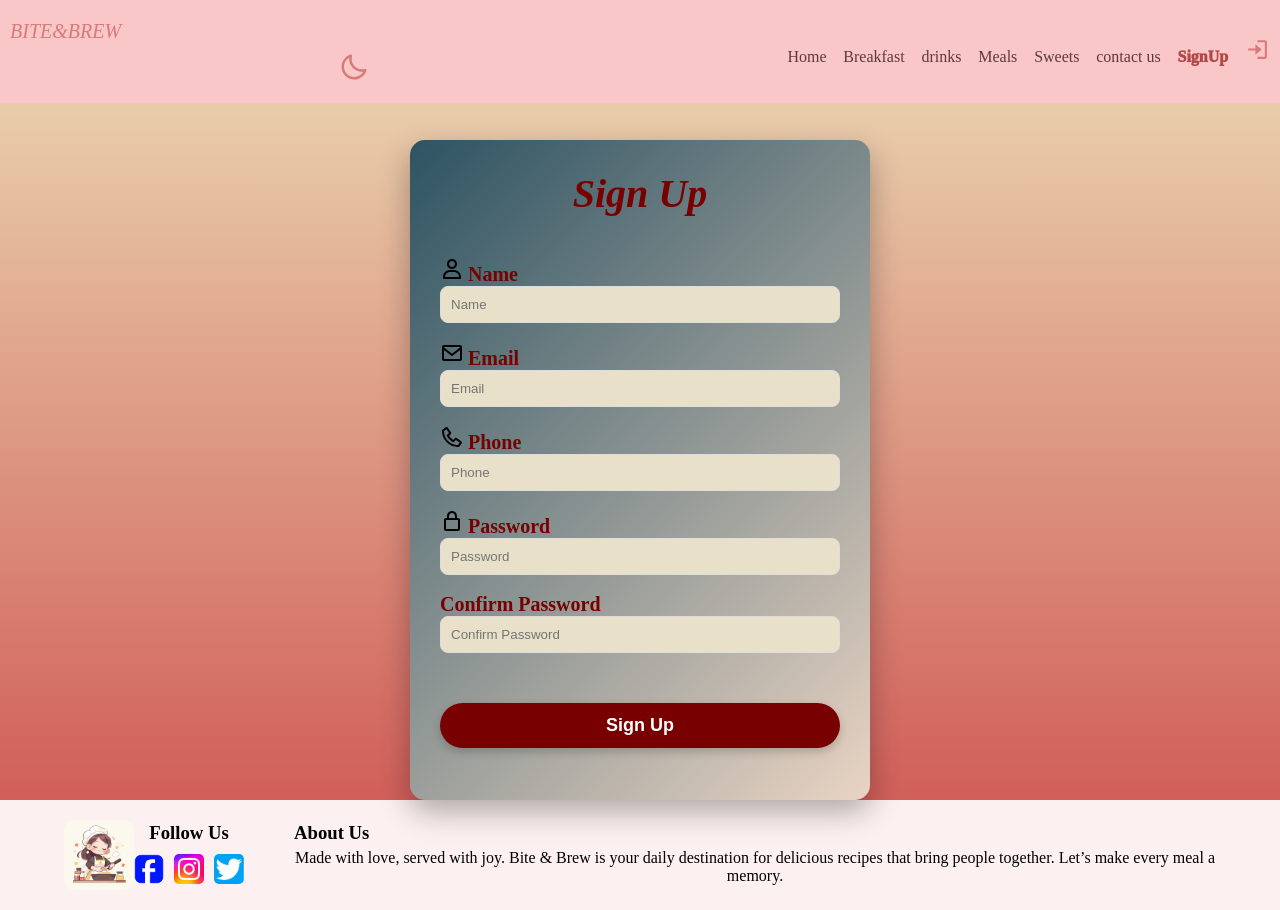
<file: SignUp.html>
<!DOCTYPE html>
<html  lang="en">
    <head>
        <meta charset="UTF-8">
        <meta name="viewport" content="width=device-width, initial-scale=1.0">
        <title>Bite & Brew</title>
        <link rel="stylesheet" href="design.css">
        <link rel="stylesheet" href="https://unpkg.com/boxicons@2.1.4/css/boxicons.min.css">
        <link rel="stylesheet" href="https://cdnjs.cloudflare.com/ajax/libs/font-awesome/6.0.0/css/all.min.css">
    </head>
    <body class="signup-page">
        
        <header class="logo_nav">
            <h2 class="logo">BITE&BREW</h2>
            

            <button class="mode_btn"><img src="moon_final.svg" id="dark_mode_button"><img src="sun_final.svg" id="light_mode_button" ></button>
            <input type="checkbox" id="check">
            <label for="check" class="icons">
                <img src="menu.png" id="menu-icon">
                <img src="close.png" id="close-icon">
            </label>
            <nav class="header-right">
                <a href="home.html">Home</a>
                <a href="breakfast.html">Breakfast</a>
                <a href="Drinks.html">drinks</a>
                <a href="meals.html" >Meals</a>
                <a href="sweets.html" >Sweets</a>
                <a href="contactus.html" >contact us</a>
                <a href="SignUp.html" class="active">SignUp</a>
                <a href="index.html" ><img src="login_final_icon.svg" style="width: 25px; height: 25px;"></a>
            </nav>
        </header>

        
        
        
            <div class="card-signup">
                <h2 class="h2-signup">Sign Up</h2>
                
                <div class="input-group">
                    <img src="user_icon.svg">
                    <label>Name</label>
                    <input type="text" placeholder="Name" id="name" >
                </div>
                <br>

                <div class="input-group">
                    <img src="email_icon.svg">
                    <label>Email</label>
                    <input type="email" placeholder="Email" id="email" required>
                </div>
                <br>
                
                <div class="input-group">
                    <img src="phone_icon.svg">
                    <label>Phone</label>
                    <input type="tel" placeholder="Phone" id="phone">
                </div>
                <br>

                <div class="input-group">
                    <img src="lock_icon.svg">
                    <label>Password</label>
                    <input type="password" placeholder="Password" id="pass">
                </div>
                <br>

                <div class="input-group">
                    <!-- <i class="bx bxs-lock-alt"></i> -->
                    <label>Confirm Password</label>
                    <input type="password" placeholder="Confirm Password" id="confirmpass">
                </div>

                
                <button onclick="signup()" class="signup-btn">Sign Up</button>
    
                
            </div>
            <footer>
        <div class="content">
            <img src="bent_img.jpg" alt="">
        </div>
        <div class="container">
            <div class="center">
                <div class="follow">
                    <h3>Follow Us</h3>
                </div>

                <div class="imgfollow">
                    <div class="face">
                        <a href="https://share.google/08VZfMkIFkGEZpKng"><img src="face_img.jpg" alt=""></a>
                    </div>
                    <div class="insta">
                        <a href="https://share.google/QwixwR7lSdvBLYtcf"><img src="instegram_img.jpg" alt=""></a>
                    </div>
                    <div class="twitt">
                        <a href="https://share.google/hXSAnKUgvuGSP0N5Q"><img src="twitter_img.jpg" alt=""></a>
                    </div>
                </div>
            </div>

            <div class="aboutus">
                <h3>About Us</h3>
                <p>Made with love, served with joy. Bite & Brew is your daily destination for delicious recipes that
                    bring people together. Let’s make every meal a memory.</p>
            </div>
        </div>

    </footer>
        <script src="main.js"></script>  
        
        </body>
</html>
</file>
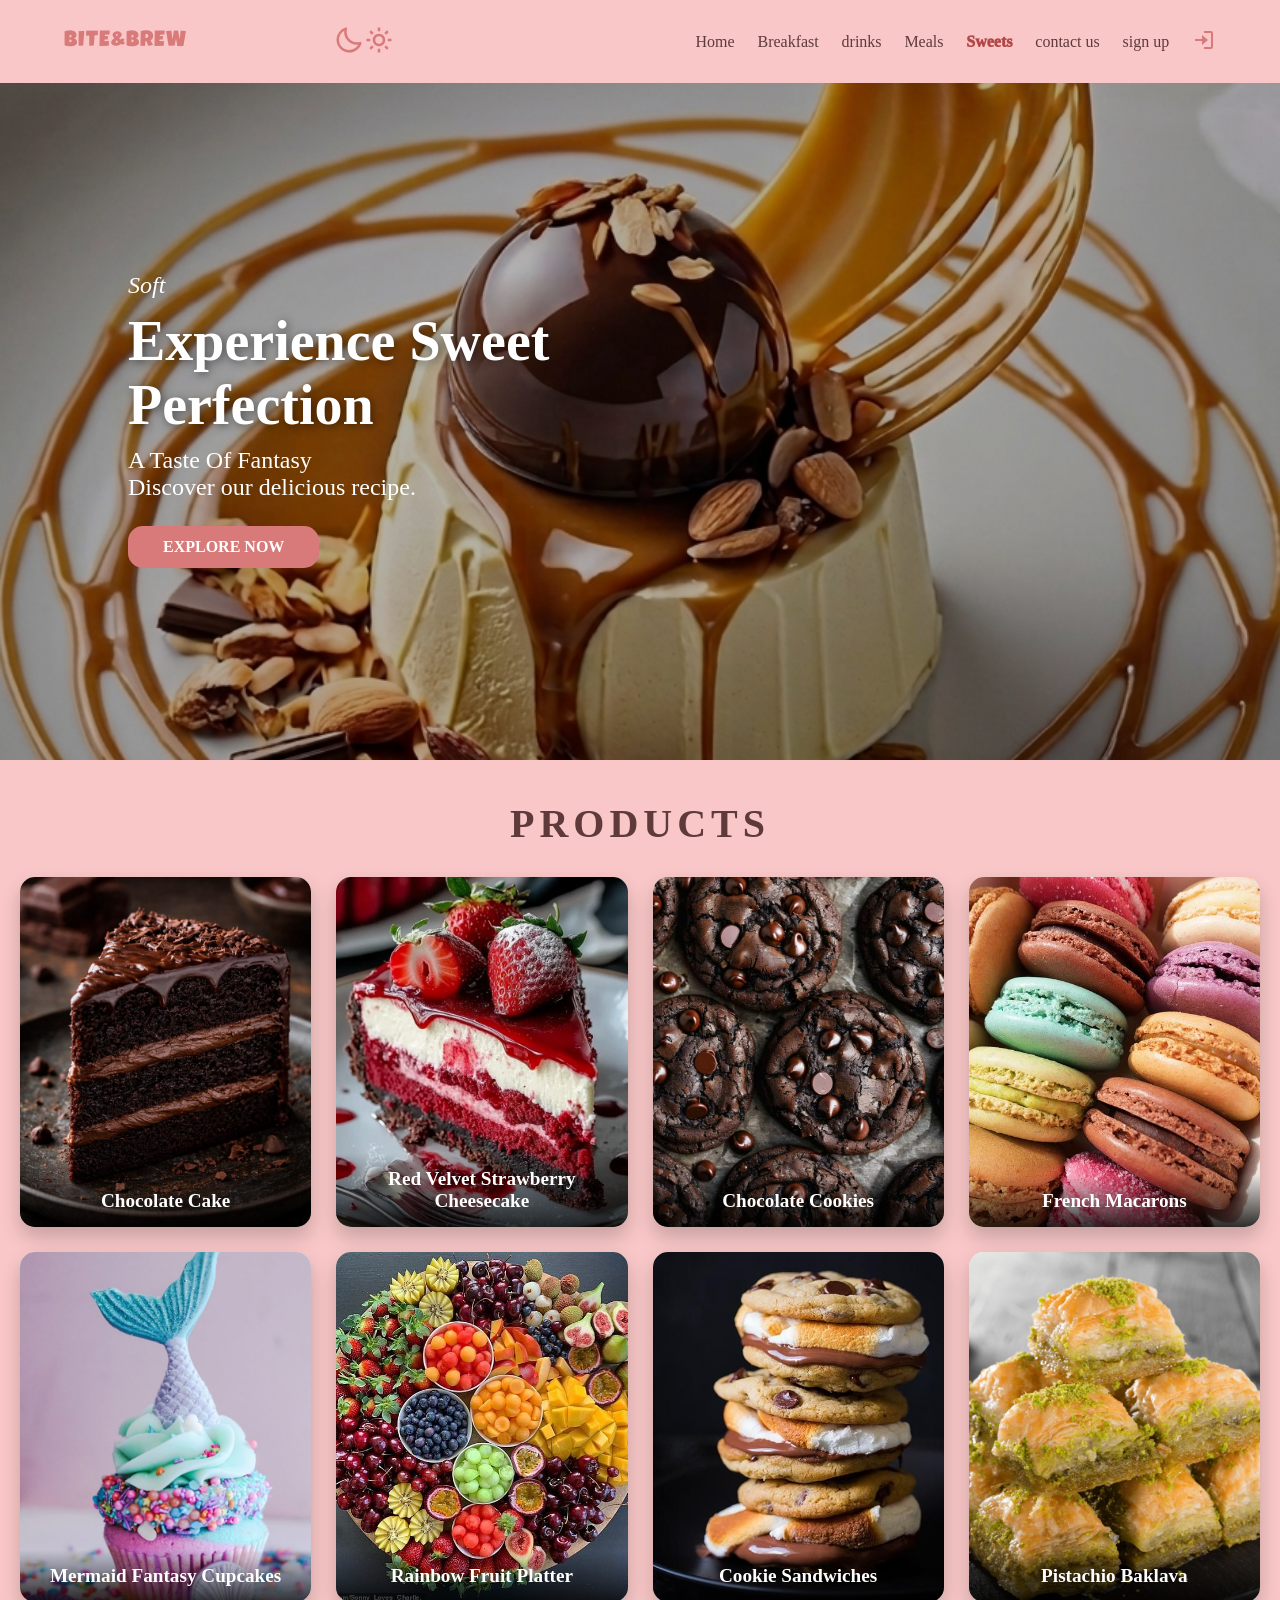
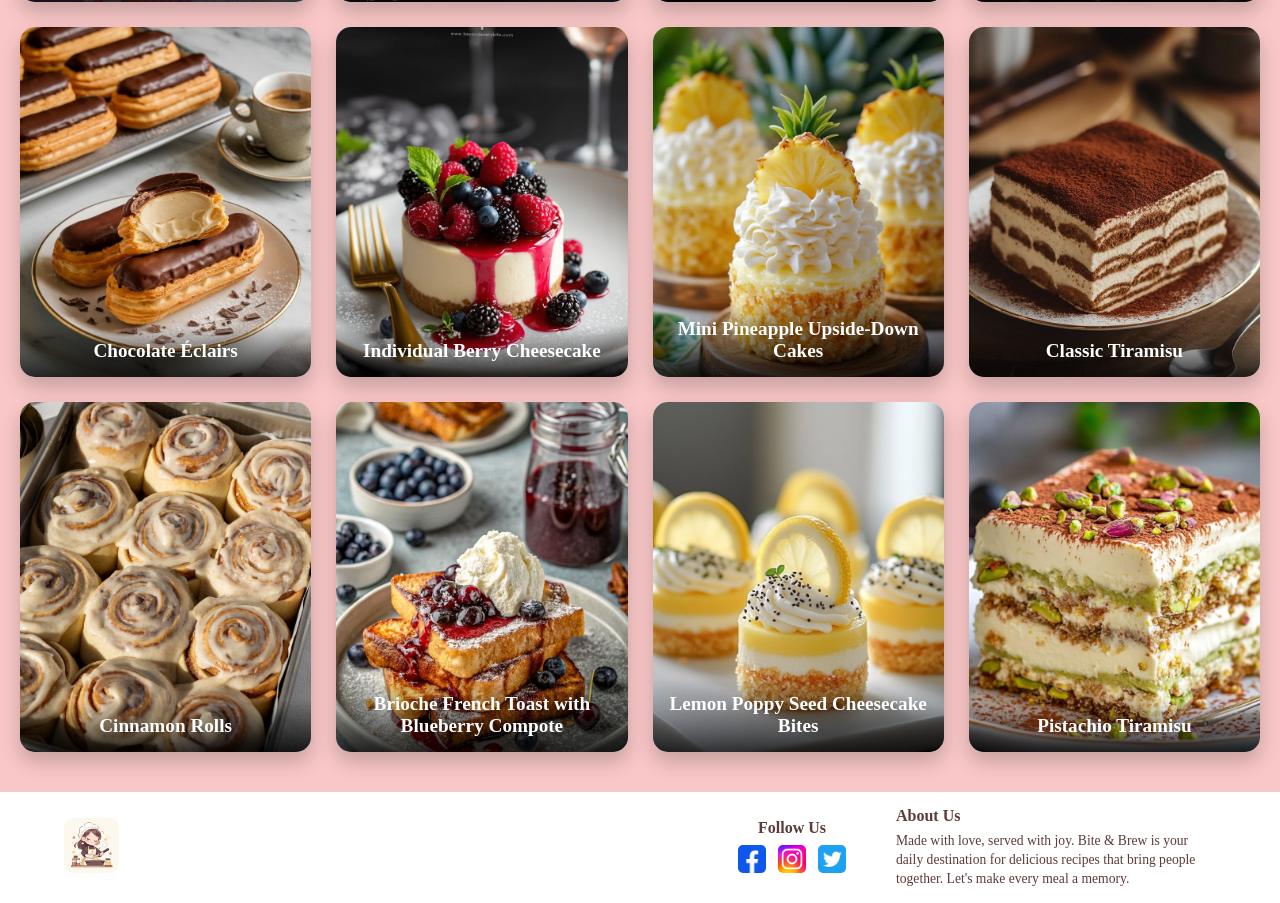
<file: sweets.html>
<!DOCTYPE html> 
<html lang="en">
<head>
    <meta charset="UTF-8">
    <meta name="viewport" content="width=device-width, initial-scale=1.0"> 
    <title>Bite & Brew - Dessert Recipes</title>  
    <link rel="stylesheet" href="color.css">   
    <link rel="stylesheet" href="https://unpkg.com/boxicons@2.1.4/css/boxicons.min.css">
    <link href="https://fonts.googleapis.com/css2?family=Luckiest+Guy&display=swap" rel="stylesheet">
</head>
<body>
    <header class="logo_nav">
        <h2 class="logo">BITE&BREW</h2>
        <button class="mode_btn" id="darkModeToggle">
            <img src="moon_final.svg" id="dark_mode_button"><img src="sun_final.svg" id="light_mode_button" >
        </button>
        <input type="checkbox" id="check">
        <label for="check" class="icons">
            <img src="menu.png" id="menu-icon">
                <img src="close.png" id="close-icon">
        </label>
        <nav class="header-right">
            <a href="home.html" >Home</a>
            <a href="breakfast.html">Breakfast</a>
            <a href="Drinks.html">drinks</a>
            <a href="meals.html">Meals</a>
            <a href="sweets.html" class="active">Sweets</a>
            <a href="contactus.html">contact us</a>
            <a href="SignUp.html">sign up</a>
            <a href="index.html"><img src="login_final_icon.svg" style="width:25 px; hight: 25 px"></a>
        </nav>
    </header>
    <div class="textImage" id="textImage">
        <section class="foo">
            <div class="foo-content">
                <span>Soft</span>
                <h1>Experience Sweet Perfection</h1>
                <p>A Taste Of Fantasy <br> Discover our delicious recipe.</p>
                <a href="#products" class="zer">Explore Now</a>
            </div>
        </section>
        <main class="pob" id="products">
            <h2 class="section-title">PRODUCTS</h2>
            <div class="products-wrapper">
                <button class="scroll-btn left" id="scrollLeftBtn">
                    <i class='bx bx-left-arrow-alt'></i>
                </button>
                <section class="recipe" id="recipeContainer">
                    <div class="card" data-index="0">
                        <img src="chocolate_cake.jpg" alt="Chocolate Cake" class="recipe-img">
                        <div class="in_card">
                            <h3>Chocolate Cake</h3>
                        </div> 
                    </div>
                    <div class="card" data-index="1">
                        <img src="Red Velvet Strawberry Cheesecake.jpg" alt="Red Velvet" class="recipe-img">
                        <div class="in_card">
                            <h3>Red Velvet Strawberry Cheesecake</h3>
                        </div>
                    </div>
                    <div class="card" data-index="2">
                        <img src="chocolate cookies.jpg" alt="Cookies" class="recipe-img"> 
                        <div class="in_card">
                            
                            <h3>Chocolate Cookies</h3>
                        </div>
                    
                    </div>
                    <div class="card" data-index="3">
                        <img src="macarons.jpg" alt="French Macarons" class="recipe-img">
                        <div class="in_card">
                            <h3>French Macarons</h3>
                        </div>
                    </div>
                    <div class="card" data-index="4">
                        <img src="super.jpg" alt="Mermaid Fantasy Cupcakes" class="recipe-img">
                        <div class="in_card">
                            <h3>Mermaid Fantasy Cupcakes</h3>
                        </div>
                    </div>
                    <div class="card" data-index="5">
                        <img src="fruits.jpg" alt="Rainbow Fruit Platter" class="recipe-img">
                        <div class="in_card">
                            <h3>Rainbow Fruit Platter</h3>
                        </div>
                    </div>
                    <div class="card" data-index="6">
                        <img src="cookie sandwiches.jpg" alt="Cookie Sandwiches" class="recipe-img">
                        <div class="in_card">
                            <h3>Cookie Sandwiches</h3>
                        </div>
                    </div>
                    <div class="card" data-index="7">
                        <img src="beklawa.jpg" alt="Pistachio Baklava" class="recipe-img">
                        <div class="in_card">
                            <h3>Pistachio Baklava</h3>
                        </div>
                    </div>
                    <div class="card" data-index="8">
                        <img src="eclere.jpg" alt="Chocolate Éclairs" class="recipe-img">
                        <div class="in_card">
                            <h3>Chocolate Éclairs</h3>
                        </div>
                    </div>
                    <div class="card" data-index="9">
                        <img src="berry cheasecake.jpg" alt="Individual Berry Cheesecake" class="recipe-img">
                        <div class="in_card">
                            <h3>Individual Berry Cheesecake</h3>
                        </div>
                    </div>
                    <div class="card" data-index="10">
                        <img src="pinapple.jpg" alt="Mini Pineapple Upside-Down Cakes" class="recipe-img">
                        <div class="in_card">
                            <h3>Mini Pineapple Upside-Down Cakes</h3>
                        </div>
                    </div>
                    <div class="card" data-index="11">
                        <img src="tramesu.jpg" alt="Classic Tiramisu" class="recipe-img">
                        <div class="in_card">
                            <h3>Classic Tiramisu</h3>
                        </div>
                        </div>
                    <div class="card" data-index="12">
                        <img src="Cinnamon.jpg" alt="Cinnamon Rolls" class="recipe-img">
                        <div class="in_card">
                            <h3>Cinnamon Rolls</h3>
                        </div>
                    </div>
                    <div class="card" data-index="13">
                        <img src="French Toast.jpg" alt="Brioche French Toast with Blueberry Compote" class="recipe-img">
                        <div class="in_card">
                            <h3>Brioche French Toast with Blueberry Compote</h3>
                        </div>
                    </div>
                    <div class="card" data-index="14">
                        <img src="lemon_chesecake.jpg" alt="Lemon Poppy Seed Cheesecake Bites" class="recipe-img">
                        <div class="in_card">
                            <h3>Lemon Poppy Seed Cheesecake Bites</h3>
                        </div>
                    </div>
                    <div class="card" data-index="15">
                        <img src="pestachio_tramisu.jpg" alt="Pistachio Tiramisu" class="recipe-img">
                        <div class="in_card"><h3>Pistachio Tiramisu</h3>
                        </div>
                    </div>
                </section>
                <button class="scroll-btn right" id="scrollRightBtn">
                    <i class='bx bx-right-arrow-alt'></i>
                </button>
            </div>
        </main>
    </div>
    
    <div id="recipeModal" class="modal">
        <div class="modal-content">
            <span class="close" onclick="closeModal()">&times;</span>
            <h2 style="color: #d97a7a;" id="modalTitle"></h2>
            <hr>
            <h3 style="color: #d97a7a;">Ingredients</h3>
            <p id="modalIngredients"></p>
            <h3 style="color: #d97a7a;">Instructions</h3>
            <p id="modalInstructions"></p>
        </div>
    </div>
    
    <footer>
        <div class="content">
            <img src="logo.jpeg" alt="">
        </div>
        <div class="container">
            <div class="center">
                <div class="follow">
                    <h3>Follow Us</h3>
                </div>
                <div class="imgfollow">
                    <div class="face">
                        <a href="https://share.google/08VZfMkIFkGEZpKng"><img src="face.jpeg" alt=""></a>
                    </div>
                    <div class="insta">
                        <a href="https://share.google/QwixwR7lSdvBLYtcf"><img src="insta.jpeg" alt=""></a>
                    </div>
                    <div class="twitt">
                        <a href="https://share.google/hXSAnKUgvuGSP0N5Q"><img src="twitt.jpeg" alt=""></a>
                    </div>
                </div>
            </div>
            <div class="aboutus">
                <h3>About Us</h3>
                <p>Made with love, served with joy. Bite & Brew is your daily destination for delicious recipes that bring people together. Let's make every meal a memory.</p>
            </div>
        </div>
    </footer>
    <script src="recipe.js"></script>
</body>
</html>
</file>
<file: design.css>
*{
    margin: 0;
    padding:0;
    text-decoration:none;
    list-style:none;
     
}

.login-page{
    font-family:Georgia, 'Times New Roman', Times, serif;
    height: auto;
    min-height: 100vh;
    width: 100%;
    overflow-x: hidden;
    background: url("food image2.jpg") no-repeat center center/cover;   /*tasneem*/
    background-size: cover;
    background-position: center top;
    background-attachment: fixed;
    background-repeat: no-repeat;
    box-sizing: border-box;
    display: flex;
    flex-direction: column;
    justify-content: center;
    align-items: center;
}

.login-page::before{
    content: "";
    position: fixed;
    top: 0;
    left: 0;
    width: 100%;
    height: 100%;
    background: rgba(0, 0, 0, 0.4);
    z-index: -1;
}
header.logo_nav{
    position: fixed;
    padding:20px 10px;
    display:flex;
    top:0;
    justify-content: space-between;
    width:100%;
    box-sizing: border-box;
    align-items: center;
    background-color: #f9c7c7;
    z-index: 10000;
}

h2.logo{
    font-size: 20px;
    font-family:"Luckiest Guy",cursive;
    font-weight: 400;
    color: #d97a7a ;
}

nav a{
    color: #5e3a3a;
    padding-left: 0.8rem;
    font-weight: 500;
    
}

nav a:hover{
    color: #d97a7a ;
}

nav a.active{
    color: #b34747;
    font-weight: 1000;
}

#check{
        display:none;
    }
   
.icons img{
    width: 30px;
    height: 30px;
    display: none;
    right: 10%;
    cursor: pointer;
}


.mode_btn{
    background: transparent;
    border: none;
    position: relative;
    
}

.mode_btn img{
   width: 30px;
    height: 30px;
   z-index: 4;
    position: absolute;
    top: 0;
    left: 0;
    border-radius: 50%;
}

#light_mode_button{
    display: none;
}
body.dark_mode{
    padding-top: 0;
    background-color: #695e67;
    margin-left: 100px;
    transition: 0.3s;
}
body.dark_mode div.search{
    display: none;
}

body.dark_mode header.logo_nav{
    top:0;
    left:0;
    width: 100px;
    flex-direction: column;
    flex-wrap: wrap;
    height: 100vh;
    position: fixed;
    padding-top: 20px;
    justify-content: flex-start;
    align-content: center;
    background-color: #695e67;
    z-index: 10000;
}

body.dark_mode header h2.logo{
    font-size: 15px;
    
}

body.dark_mode h2.logo {
    font-size: 14px;
    text-align: center;
    word-wrap: break-word;
}

body.dark_mode header button.mode_btn{
    padding-bottom: 20px;
}
body.dark_mode header.logo_nav nav{
    display: flex;
    flex-direction: column;
    gap: 30px;
    margin-top: 40px;
}
body.dark_mode header.logo_nav,body.dark_mode footer{
    background-color: #2a1f25;
    color: #f7c5c5;
}

body.dark_mode nav a{
    display: block;
    color:#f7c5c5;
    font-size: 18px;
}

body.dark_mode i{
    color: white;
}

body.dark_mode footer {
    width: calc(100% - 100px);
    margin-left: 0;
}

body.dark_mode.login-page::before{
    background: rgba(0, 0, 0, 0.7);
}

body.dark_mode.login-page,body.dark_mode.signup-page{
    background-image: none !important;
    background-color:  #695e67!important;     
    margin-left: 100px !important;
    display: flex !important;
    flex-direction: column !important;
    transition: 0.3s;
}


body.dark_mode.login-page::before {
    /* background: rgba(0, 0, 0, 0.8);
    z-index: 0; */
    display: none !important;
}

body.dark_mode .card,
    body.dark_mode .card-signup { 
    background: rgba(39, 52, 88, 0.9) !important;
    border: 1px solid #e94560 !important;
    /* z-index: 3 !important; */
    box-shadow: 0 12px 30px rgba(0, 0, 0, 0.4) !important;
    margin-top: 50px !important;
}

body.dark_mode .h2,
body.dark_mode h2,
body.dark_mode .h2-signup, 
body.dark_mode label,
body.dark_mode .create ,
body.dark_mode .remember label{
    color: #f7c5c5 !important;
}

 */



body.dark_mode.signup-page {
    /* background-image: none; */
    background-color: #60656c;
    margin-left: 100px;
}

body.dark_mode nav .header-right{
    display: flex !important;
    flex-direction: column !important;
    gap: 20px !important;
    margin-top: 50px !important;
    padding-left: 0 !important;
}

  



/*login page*/


.card{
    background: linear-gradient(to bottom,#ecddb6,rgba(185, 6, 6, 0.712));
    margin-top: 140px;
    padding: 30px;         
    width: 400px;
    height: 350px;
    display: flex;
    flex-direction: column;      
    border-radius: 15px;
    box-shadow: 0 12px 30px rgba(0, 0, 0, 0.3);     
    animation: slideUp 3s ease forwards;
}

@keyframes slideUp {
    from{
        opacity: 0;
        transform: translateY(50px);
    }
    to{
        opacity: 1;
        transform: translateY(0);
    }
}

h2{
    background-color: #d2b48c00;
    padding-bottom: 40px;          
    color: #076060;
    border-radius: 8px;
    text-align: center;             
    font-style: italic;
    font-size: 40px;
}


.card input{
    background-color: #e8e0c8;
    color: black;
    display: block;              
    width: 100%;
    padding: 10px;
    box-sizing: border-box;
    border-radius: 8px;
    border: 1px solid #ddd;
}

.card input:hover{
    border: #656161;
}
.card label{
    font-size: 20px;
    color: #074444;
    font-weight: bold;
}

.input-group i{                
    padding-top: -10px;
    margin-right: 15px;         
    font-size: 20px;
}


.login-btn{
    width: 100%;
    padding: 12px;
    margin-top: 50px;                
    background-color: #076060;
    color: #fff;
    border: none;
    border-radius: 25px;
    font-size: 18px;
    font-weight: bold;
    cursor: pointer;
    transition: 0.5s;               
    box-shadow: 0 4px 10px rgba(0, 0, 0, 0.2);    
}

.login-btn:hover{
    opacity: 1;                 
    transform: scale(1.02);         
}

.option{
    display: flex;
    justify-content: space-between;
    align-items: center;
    width: 100%;
    margin-top: 15px;
    padding-left: 0px;
    padding-right: 10px;         
    box-sizing: border-box;      
}

.remember{
    display: flex;
    align-items: center;
    gap: 8px;                   
    font-size: 13px;
    color: #2c3e50;
}


.remember input{
    display: inline-block;    
    width: auto;
    margin: 0;
}
.remember label{
    margin: 0;
    font-size: 18px;
    cursor: pointer;
    white-space: nowrap;          
}

.create{
    text-decoration: none;       
    font-size: 18px;
    color: #103e3e;
}
.create:hover{
    color: #0d1c1c;
}


@media (max-width: 800px){
    .card{
        width:85%;                           
        max-width: 320px;
        padding: 20px;
        margin-top: 120px auto 20px auto;    
    }
    .card input{
        width: 100%;
    }
    h2 {
        font-size: 28px;
    }
    .login-btn{
        font-size: 16px;
    }
    .create,.remember label{
        font-size: 14px;
    }
}

@media screen and (max-width: 399px){    
    .option{
        flex-direction: column;        
        align-items: center;           
        gap: 12px;                      
    }
    .remember label, .create{
        font-size: 14px;
    }
    .card{
        padding: 20px;               
        width: 85%;                  
    }
}











/*contact page*/

.contact-page{
    font-family:Georgia, 'Times New Roman', Times, serif;
    height: auto;
    min-height: 100vh;
    width: 100%;
    padding-top: 80px;/*80*/
    overflow-x: hidden;
    background-color: #b8a476;
    /* background-color: rgb(253, 240, 213); */
    box-sizing: border-box;
    display: flex;
    flex-direction: column;
    justify-content: center;
    align-items: center;
}

.contact-card{
    display: flex;
    width: 80%;
    min-height: 70vh;
    height: auto;
    margin-top: 50px;/*50*/
    background: linear-gradient(135deg, #2d5362 0%, #E9D4C3 100%);
    border-radius: 30px;
    overflow: hidden;
    box-shadow: 0 10px 30px rgba(0, 0, 0, 0.1);
    animation: slideUp 3s ease forwards;
}

@keyframes slideUp {
    from{
        opacity: 0;
        transform: translateY(50px);
    }
    to{
        opacity: 1;
        transform: translateY(0);
    }
}


.image-side{
    /* width: 50%; */
    flex: 1;
    background-color: #f0f0f0;
    position: relative;
}

.image-side img{
    width: 100%;
    height: 100%;
    object-fit: cover;
}

.form h3{
    font-size: 30px;
    padding-bottom: 40px;
    color: #780000;

}
.form{
    flex: 1;
    /* width: 50%; */
    padding: 60px;
    display: flex;
    flex-direction: column;
    justify-content: center;
}

.form form{
    display: flex;
    flex-direction: column;
    width: 100%;
}

.form input{
    width: 100%;
    padding: 15px 20px;
    margin-bottom: 15px;
    border: 1px solid #ddd;
    border-radius: 30px;
    background-color: #f9f9f9;
    font-size: 16px;
    outline: none;
    transition: 0.3s;
    box-sizing: border-box;
}

.form textarea{
    width: 100%;
    height: 120px;
    padding: 15px 20px;
    margin-bottom: 20px;
    border: 1px solid #ddd;
    border-radius: 20px;
    background-color: #f9f9f9;
    font-size: 16px;
    outline: none;
    transition: 0.3s;
    box-sizing: border-box;
}

.form button{
    width: 100%;
    padding: 15px;
    background-color: #780000;
    color: white;
    border: none;
    border-radius: 30px;
    font-size: 18px;
    font-weight: bold;
    cursor: pointer;
    box-shadow: 0 4px 15px rgba(0, 0, 0, 0.3);
}

.form button:hover{
    background-color: #510e0e;
}


@media (max-width: 768px){
    .contact-card{
        flex-direction: column;
        height: auto;
        width: 85%;
        margin: 40px auto ;
        border-radius: 20px;
        padding-top: 40px;
    }
    .form{
        padding: 30px 20px;
        /* order:1; */
    }
    .form h3{
        padding-bottom: 20px; 
        /* text-align: center; */ 
        font-size: 24px;
    }
    .image-side{
        width: 100%;
        height: auto;
        display: flex;
        flex-direction: column;
        align-items: center;
        justify-content: center;
        /* order: 2; */
    }
    .image-side img{
        width: 100%;
        height: auto;
        display: block;
    }
    
}

@media (max-width: 399px) {
    .form input,.form textarea{
        font-size: 14px;
        padding: 12px;
    }
    .form button{
        font-size: 16px;
        padding: 12px;
    }
}




/*sign up page*/


.signup-page{
    font-family:Georgia, 'Times New Roman', Times, serif;
    height: auto;
    min-height: 100vh;
    width: 100%;
    overflow-x: hidden;
    background-color: #ead799;
    background: linear-gradient(to bottom,#ecddb6,rgba(185, 6, 6, 0.712)); 
    box-sizing: border-box;
    display: flex;
    flex-direction: column;
    justify-content: center;
    align-items: center;
}


.card-signup {
    
    background: linear-gradient(135deg, #2d5362 0%, #E9D4C3 100%);
    margin-top: 140px;
    padding: 30px;          /*inner spacing*/
    width: 400px;
    height: 600px;
    display: flex;
    flex-direction: column;      /*vertically*/
    border-radius: 15px;
    box-shadow: 0 12px 30px rgba(0, 0, 0, 0.3);     
    animation: slideUp 3s ease forwards;
    z-index: 3;
}
@keyframes slideUp {
    from{
        opacity: 0;
        transform: translateY(50px);
    }
    to{
        opacity: 1;
        transform: translateY(0);
    }
}


.h2-signup{
    background-color: #d2b48c00;
    padding-bottom: 40px;           
    color: #780000;
    border-radius: 8px;
    text-align: center;            
    font-style: italic;
    font-size: 40px;
}



.card-signup input{
    background-color: #e8e0c8;
    color: black;
    display: block;              
    width: 100%;
    padding: 10px;
    box-sizing: border-box;
    border-radius: 8px;
    border: 1px solid #ddd;
}

.card-signup input:hover{
    border: #656161;
}
.card-signup label{
    font-size: 20px;
    color: #780000;
    font-weight: bold;
}

.input-group i{                
    padding-top: -10px;
    margin-right: 15px;          
    font-size: 20px;
}



.signup-btn{
    width: 100%;
    padding: 12px;
    margin-top: 50px;                
    background-color: #780000;
    color: #fff;
    border: none;
    border-radius: 25px;
    font-size: 18px;
    font-weight: bold;
    cursor: pointer;
    transition: 0.5s;              
    box-shadow: 0 4px 10px rgba(0, 0, 0, 0.2);    
}

.signup-btn:hover{
    opacity: 1;                 
    transform: scale(1.02);         
}







@media (max-width: 800px){
    .card-signup{
        width:85%;                          
        max-width: 320px;
        padding: 20px;
        margin-top: 120px auto 20px auto;    
    }
    .card input{
        width: 100%;
    }
    h2 {
        font-size: 28px;
    }
    .signup-btn{
        font-size: 16px;
    }
}



@media screen and (max-width: 399px){    
    .card-signup{
        padding: 20px;               
        width: 75%;                   
    }
}



footer .content img
{
    width: 70px;
    display: flex;
    justify-content: left;
}

footer {
    background-color: #fdf0f0;
    padding: 20px 5%;
    display: flex;
    justify-content: space-between; 
    align-items: center; 
    margin-top: auto;
    width: 100%;
    box-sizing: border-box;
}



/* 2. اللوجو */
footer .content img {
    width: 70px;
    height: auto;
    border-radius: 10px;
}


footer .container {
    display: flex;
    flex-direction: row; 
    align-items: flex-start;
    gap: 50px; 
}


footer .container .center {
    display: flex;
    flex-direction: column; 
    align-items: center;   
    gap: 10px;
}


footer .container .imgfollow {
    display: flex;
    flex-direction: row; 
    gap: 10px;
}

/* 6. حجم الصور */
footer .container .imgfollow img {
    width: 30px;
    height: 30px;
    border-radius: 5px;
    object-fit: cover;
}

/* 7. قسم About Us */
footer .container .aboutus {
    text-align: center;
}

footer .container .aboutus h3 {
    margin-bottom: 5px;
    text-align: left;
    max-width:200px;
}



body.dark_mode.login-page,body.dark_mode.signup-page{
    background-image: none !important;
    background-color:  #695e67 !important;     
    margin-left: 100px !important;
    display: flex !important;
    flex-direction: column !important;
    transition: 0.3s;
}


body.dark_mode.login-page::before {
    display: none !important;
}

body.dark_mode .card,
    body.dark_mode .card-signup { 
    background: rgba(39, 52, 88, 0.9) !important;
    border: 1px solid #e94560 !important;
    box-shadow: 0 12px 30px rgba(0, 0, 0, 0.4) !important;
    margin-top: 50px !important;
}

body.dark_mode .h2,
body.dark_mode h2,
body.dark_mode .h2-signup, 
body.dark_mode label,
body.dark_mode .create ,
body.dark_mode .remember label{
    color: #f7c5c5 !important;
}

 */



body.dark_mode.signup-page {
    
    background-color: #60656c;
    margin-left: 100px;
}

body.dark_mode nav .header-right{
    display: flex !important;
    flex-direction: column !important;
    gap: 20px !important;
    margin-top: 50px !important;
    padding-left: 0 !important;
}
@media (max-width: 900px){

    .icons{
        display: inline-flex;
    }

    #check:checked~.icons #menu-icon {
        display:none;
    }

    .icons #close-icon {
        display:none;
    }

    #check:checked~.icons #close-icon {
        display:block;
    }

    nav{
        position:absolute;
        top:100%;
        left:0;
        background-color: rgba(198, 175, 175, 0.712);
        width:100%;
        height:0;
        overflow: hidden;
        transition: .3s ease;
    }
   
    body.dark_mode header label.icons{
        display: none;
    }
    body.dark_mode nav{
        position: static;
        background: transparent;
        height: auto;
        left: 0;
    }

    body.dark_mode header.logo_nav nav a{
        font-size: 500;
        margin: 0;
        padding: 0;
    }
    #check:checked~nav {
        height:24rem;
    }

    nav a{
        display: block;
        margin: 1.5rem 0;  
        font-size:1.2em;
        text-align: center;
    }

    nav a:hover{
        background-color: #f4eddaa9;
    }
}
</file>
<file: trial.css>
header.logo_nav{
    position: fixed;
    padding:20px 10px;
    display:flex;
    top:0;
    justify-content: space-between;
    width:100%;
    box-sizing: border-box;
    align-items: center;
    background-color: #f9c7c7;
    z-index: 10000;
}

h2.logo{
    font-size: 20px;
    font-family:"Luckiest Guy",cursive;
    font-weight: 400;
    color: #d97a7a ;
}

nav a{
    color: #5e3a3a;
    padding-left: 0.8rem;
    font-weight: 500;
    text-decoration:none;
}

nav a:hover{
    color: #d97a7a ;
}

nav a.active{
    color: #b34747;
    font-weight: 1000;
}

#check{
        display:none;
    }
    
.icons img{
    width:30px;
    height:30px;
    display: none;
    right: 10%;
    cursor: pointer;
}

#search_box{
    text-align: center;
    width: 100px;
    padding: 8px 15px;
    border: 2px solid #780000;
    border-radius: 60px;
}

#result_of_search{
    position: absolute;
    top: 80px;
    left: 25%;
    width: 180px;
    background: white;
    border-radius: 30px;
    box-shadow: 0 4px 12px rgba(0,0,0,0.1);
    z-index: 999;
}

#result_of_search div{
    padding: 8px;
}

.mode_btn{
    background: transparent;
    border: none;
    
}

.mode_btn img{
   width: 30px;
   height:30px;
}

body.dark_mode{
    padding-top: 0;
    background-color: #2d1f2a;
    margin: 0;
    padding: 0;
    overflow-x: hidden;
}
body.dark_mode div.search{
    display: none;
}

body.dark_mode header.logo_nav{
    top:0;
    left:0;
    width: 100px;
    flex-direction: column;
   
    height: 100%;
    position: fixed;
    padding-top: 10px;
    padding-left: 0;
    padding-right: 0;
    justify-content: flex-start;
    align-content: center;
}

body.dark_mode header h2.logo{
    font-size: 15px;
    
}
body.dark_mode header button.mode_btn{
    padding-bottom: 20px;
}
body.dark_mode header.logo_nav nav{
    display: flex;
    flex-direction: column;
     gap: 60px;
}
body.dark_mode header.logo_nav,body.dark_mode footer{
    background-color: #2a1f25;
}

body.dark_mode nav a{
    display: block;
    color:#f7c5c5;
    font-size: 18px;
}

body.dark_mode i{
    color: white;
}

body.dark_mode main ,body.dark_mode footer {
margin-left: 100px;
}
body.dark_mode .background{
    margin-top: 0;
   margin-left: 0;
   width: 100vw;
   background-size: cover;
   background-position: center;
   
}




@media (max-width: 900px){

    .icons{
        display: inline-flex;
    }

    #check:checked~.icons #menu-icon {
        display:none;
    }

    .icons #close-icon {
        display:none;
    }

    #check:checked~.icons #close-icon {
        display:block;
    }

    nav{
        position:absolute;
        top:100%;
        left:0;
        background-color: rgba(198, 175, 175, 0.712);
        width:100%;
        height:0;
        overflow: hidden;
        transition: .3s ease;
    }
   
    body.dark_mode header label.icons{
        display: none;
    }
    body.dark_mode nav{
        position: static;
        background: transparent;
        height: auto;
        left: 0;
    }

    body.dark_mode header.logo_nav nav a{
        font-size: 500;
        margin: 0;
        padding: 0;
    }
    #check:checked~nav {
        height:24rem;
    }

    nav a{
        display: block;
        margin: 1.5rem 0;  
        font-size:1.2em;
        text-align: center;
    }

    nav a:hover{
        background-color: #f4eddaa9;
    }
}








.background{
    background-image: url(bg3.jpeg);
    background-size: cover;
    background-position: center;
    background-repeat: no-repeat;
    width: 100%;
    height: 100%;
    margin-top: 80px;
    display: flex;
    flex-direction: column;
    box-sizing: border-box;
    color: #b58f78;
    text-align: left;
    padding-top: 100px;
    padding-left: 30px;
}





.section-title {
    text-align: center; 
    margin-top: 40px;   
    margin-bottom: 30px; 
}


.section-title h2 {
    font-size: 32px;    
    font-weight: bold;
    text-transform: uppercase; 
    letter-spacing: 1.7px; 
    margin-bottom: 10px;
    color: #56524d;     
    margin-top: 40px;
}

.section-title p {
    font-size: 18px;
    font-style: italic;
    color: #b5793d;    
}








body {
    background-color: #dcc9c0; 
    display: block;
    justify-content: center;
    align-items: center;
    height: auto;
    margin: 0;
    font-family: Arial, sans-serif;
}


.card {
    background-color: #5f1818; 
    border-radius: 50px;
    padding: 10px;
    text-align: left;
    box-shadow: 0 10px 30px rgba(0,0,0,0.5);
    display: inline-block;
     vertical-align: top;
    margin-right: 40px;
    margin-left: 16px;
    margin-bottom: 30px;
    width: 300px;
    height: auto;
    flex-direction: column;
    
    
}




.card-image {
    width: 100%;
    height: 190px;
    object-fit: cover;
    border-radius: 15px;
    margin-bottom: 0px;
    
}


.card-content {
    padding: 5px 5px;
}

.card-name {
    font-size: 1.3rem;
    margin-bottom: 8px;
    color: #f6cfb8;
}

.card-recipe {
    list-style: none;
    padding: 0;
    font-size: 0.9rem;
    color: #f6cfb8;
    line-height: 1.5;
}


.card-recipe li::before {
    content: "• ";
    
    color: #f6cfb8;
    margin-right: 5px;
}


.card-footer {
    margin-top: 10px;
    text-align: center;
    font-weight: bold;
    letter-spacing: 1px;
    font-size: 0.8rem;
    border-top: 1px solid #f6cfb8;
    padding-top: 15px;
    color: #f6cfb8;
    font-style: italic;
}


.button {
    background-color: #ca9056; 
    border: none;
    padding: 10px 15px;
    border-radius: 8px;
    cursor: pointer;
    font-weight: bold;
    width: 100%;
    margin-bottom: 15px;
    transition: background 0.7s ease;
}

.button:hover {
    background-color: #545454;
}


.hidden {
    display: none;
    
}


.show {
    display: block;
}




.pattern {
    width: 70%;
    height: 15px;
    background: linear-gradient(90deg, #592b2b, #ceb092, #301c10);
    margin-left: 200px;
    border-radius: 40px;
    box-shadow: 0 5px 15px rgba(0,0,0,0.3);
    margin-top: 100px;
    
}



.pattern2 {
    width: 70%;
    height: 15px;
    background: linear-gradient(90deg, #592b2b, #e3adad, #301c10);
    margin-left: 200px;
    border-radius: 40px;
    box-shadow: 0 5px 15px rgba(0,0,0,0.3);
    margin-top: 100px;
    
}


footer {
    background-color: #ffffff;
    padding: 30px 5%;
    display: flex;
    justify-content: space-between; 
    align-items: center; 
    margin-top: auto;
    width: 100%;
    box-sizing: border-box;
}


footer .content img {
    width: 70px;
    height: auto;
    border-radius: 10px;
}


footer .container {
    display: flex;
    flex-direction: row; 
    align-items: flex-start;
    gap: 50px; 
}


footer .container .center {
    display: flex;
    flex-direction: column; 
    align-items: center;   
    gap: 10px;
}


footer .container .imgfollow {
    display: flex;
    flex-direction: row; 
    gap: 10px;
}


footer .container .imgfollow img {
    width: 30px;
    height: 30px;
    border-radius: 5px;
    object-fit: cover;
}


footer .container .aboutus {
    text-align: center;
}

footer .container .aboutus h3 {
    margin-bottom: 5px;
    text-align: left;
    max-width:200px;
}


/*table*/
.table{
    margin-top: 40px;
    width: 60%;
    overflow-x: auto;
    border-radius: 15px;
    box-shadow: 0 5px 15px;
    align-items: center;
    text-align: center;
    justify-content: center;
    margin-left: 300px;
    background-color: #e3adad;
    margin-top: 60px;

}
table{
  background-color: #e3adad;
  color: #0d0000;
      margin-top: 40px;
    width: 60%;
    overflow-x: auto;
    border-radius: 15px;
    box-shadow: 0 5px 15px;
    height:50%;

}

td{
    background-color: rgb(244, 238, 238);
}
.table-name{
    text-align: center;
}
table, th, td {
border: none; 
 border-collapse:collapse ; 
padding:10px ;
}
</file>
<file: style.css>
.meals{
    text-align: center;
    font-size: 30px;
}
.photo{
    height: 40px;
}

body{
    font-family: sans-serif;
    background-size: cover;
   background-position: 100%;
   min-height: 100vh;
   margin-top: 110px;
   margin-right: 0;
}
h3{
    text-align: center;
    font-size: 30px;
    margin: 0;
    padding-top: 10px;
    
}
.img{
    width: 250px;
    height: 200px;
    text-align: center;
    margin: 0 auto;
    display: block;
}
p{
    text-align: center;
    color: #525657;
    padding-top: 0 8px;

}
h6{
    font-size: 26px;
    text-align: center;
    color: #000;
    margin: 0;

}
.but{
    font-size: 26px;
    transition: .4s;
    margin: 4px;
}
.but:hover{
    transform: scale(1.3);
    transition: .6s;

}
button{
    text-align: center;

    font-size: 24px;
    color: rgb(79, 6, 16);
    width: 100%;
    padding-top: 5px;
    border: 0;
    outline: none;
    margin-top: 5px;
    border-radius: 20px;

}
#light_mode_button, #dark_mode_button {
    width: auto;
    align-items: center;
    justify-content: center;
}
#light_mode_button{
    margin-left:0;
}
#dark_mode_button {
    margin-left: 180px;
}
.card {
  background: #f7c5c5;
  border-radius: 15px;
  padding: 20px;
  box-shadow: 0 5px 15px rgba(0,0,0,0.1);
  font-family: sans-serif;
  width: 300px;
  text-align: center;
}

.card-toggle:checked .card-content .details {
  display: block;
}

.card-button {
  display: block;
  width: 100%;
  text-align: center;
  background: #f8eded;
  margin-top: 15px;
  padding: 10px;
  cursor: pointer;
  border: 1px solid #ddd;
  border-radius: 5px;
}
.main{
    display: flex;
    flex-wrap: wrap;
    justify-content: center;
    gap: 20px;
    padding: 20px;

}
.card:hover{
    opacity: 0.7;
}
.modal-content{
    animation-name: zoom;
    animation-duration: 0.6s;
}
.modal {
  display: none; 
  position: fixed;
  top: 0; left: 0;
  width: 100%; height: 100%;
  background: rgba(0,0,0,0.5);
}
.img{
    width: 85%;

}
.modal-content {
  background: white;
  margin: 5% auto;
  padding: 20px;
  width: 50%;
  max-width: 600;
  border-radius: 10px;
  position: relative;
  max-height: 90vh;
  overflow-y: auto;
}

.close-btn {
  position: absolute;
  top: 10px; 
  right: 20px;
  font-size: 30px;
  cursor: pointer;
}
.icon.meals {
   margin: 0;
   border: 20px;

}
body.dark_mode main{
    margin-left: 100px;
}
.dark_mode{
    background-color: #090000;
    color: #ddd;
display: flex!important;
flex-wrap: wrap; 
flex-direction: column; 
gap: 10px;
padding: 10px;
overflow-x: hidden;
    min-height:100vh;

}
.dark_mode .card{
    width: 300px;
    margin-left: 20px;
    background-color: #c48282;
}
.dark_mode .headm{
    color: #ddd;
}
.ing{
    color: #f7c5c5;
}
#mode_btn{
  display: block;
  width: 80px;
  text-align: center;
  background: transparent;
  margin-top: 5px;
  padding: 0;
  padding-left:35px;
  cursor: pointer;
  justify-content: center;
  align-items: center;


}
.dark_mode #mode_btn{
    padding-left: 0;
}
a{
    text-decoration: none;
}
.modal-content{
    margin-top: 190px;
    padding: 12px 12px;

}
.dark_mode .modal-content{
    color: #fcf7f7;
    background-color: #2a1f25;

}
.modal-content p{
    color: #e2a6a6;
}
footer .content img
{
    width: 70px;
    display: flex;
    justify-content: left;
}

footer {
    background-color: #fdf0f0;
    padding: 30px 5%;
    display: flex;
    justify-content: space-between; 
    align-items: center; 
    margin-top: auto;
    width: 100%;
    box-sizing: border-box;
}
.content {
    flex:1 ;
}


footer .content img {
    width: 70px;
    height: auto;
    border-radius: 10px;
}

footer .container {
    display: flex;
    flex-direction: row;
    align-items: flex-start;
    gap: 50px; 
}


footer .container .center {
    display: flex;
    flex-direction: column; 
    align-items: center;   
    gap: 10px;
}

footer .container .imgfollow {
    display: flex;
    flex-direction: row; 
    gap: 10px;
}
footer .container .imgfollow img {
    width: 30px;
    height: 30px;
    border-radius: 5px;
    object-fit: cover;
}


footer .container .aboutus {
    text-align: center;
}

footer .container .aboutus h3 {
    margin-bottom: 5px;
    text-align: left;
    max-width:200px;
}

footer{
    text-align: center;
    padding: 20px;
    margin-top: 50px;
padding-right: 100px;
}
.end{
    display:grid;
    align-items: end;
}

header.logo_nav{
    position: fixed;
    padding:20px 10px;
    display:flex;
    top:0;
    justify-content: space-between;
    width:100%;
    box-sizing: border-box;
    align-items: center;
    background-color: #f9c7c7;
    z-index: 10000;
}

h2.logo{
    font-size: 20px;
    font-family:"Luckiest Guy",cursive;
    font-weight: 400;
    color: #d97a7a ;
}

nav a{
    color: #5e3a3a;
    padding-left: 0.8rem;
    font-weight: 500;
    
}

nav a:hover{
    color: #d97a7a ;
}

nav a.active{
    color: #b34747;
    font-weight: 1000;
}

#check{
        display:none;
    }

.icons{
    width: 30px;
    height: 30px;
    color: #fff;
    display: none;
    right: 10%;
    cursor: pointer;
}
.header-right{
    text-decoration: none;
}

body.dark_mode header.logo_nav{
    top:0;
    left:0;
    width: 100px;
    flex-direction: column;
    flex-wrap: wrap;
    height: 100%;
    position: fixed;
    padding-top: 10px;
    justify-content: flex-start;
    align-content: center;
}
.dark_mode footer{
    padding-left: 90px;
}
.mode_btn{
    background: transparent;
    border: none;
    
}
body.dark_mode header h2.logo{
    font-size: 15px;
    padding-bottom: 10px;
}
body.dark_mode header button.mode_btn{
    padding-bottom: 10px;
}
body.dark_mode header.logo_nav nav{
    display: flex;
    flex-direction: column;
    gap: 40px;
}
body.dark_mode header.logo_nav,body.dark_mode footer{
    background-color: #2a1f25;
}

body.dark_mode nav a{
    display: block;
    color:#f7c5c5;
    font-size: 18px;
}

body.dark_mode i{
    color: white;
}

.mode_btn img{
   width: 30px;
    height: 30px;
}

body.dark_mode{
    padding-top: 0;
    background-color: #2d1f2a;
}
@media (max-width: 900px){

    .icons{
        display: inline-flex;
    }

    #check:checked~.icons #menu-icon {
        display:none;
    }

    .icons #close-icon {
        display:none;
    }

    #check:checked~.icons #close-icon {
        display:block;
    }

    nav{
        position:absolute;
        top:100%;
        left:0;
        background-color: rgba(198, 175, 175, 0.712);
        width:100%;
        height:0;
        overflow: hidden;
        transition: .3s ease;
    }
   
    body.dark_mode header label.icons{
        display: none;
    }
    body.dark_mode nav{
        position: static;
        background: transparent;
        height: auto;
        left: 0;
    }

    body.dark_mode header.logo_nav nav a{
        font-size: 500;
        margin: 0;
        padding: 0;
    }
    #check:checked~nav {
        height:24rem;
    }

    nav a{
        display: block;
        margin: 1.5rem 0;  
        font-size:1.2em;
        text-align: center;
    }

    nav a:hover{
        background-color: #f4eddaa9;
    }
}
</file>
<file: color.css>
* {
    margin: 0;
    padding: 0;
    text-decoration: none;
    list-style: none;
}

body {
    font-family: Georgia, 'Times New Roman', Times, serif;
    background-color: rgb(242, 212, 227);
    transition: all 0.3s ease;
}

header.logo_nav {
    position: fixed;
    padding: 20px 5%;
    display: flex;
    top: 0;
    justify-content: space-between;
    width: 100%;
    box-sizing: border-box;
    align-items: center;
    background-color: #f9c7c7;
    z-index: 10000;
    transition: all 0.4s ease-in-out;
}

h2.logo {
    font-size: 22px;
    font-family: "Luckiest Guy", cursive;
    font-weight: 400;
    color: #d97a7a;
    letter-spacing: 1px;
}

header.logo_nav nav {
    display: flex;
    flex-direction: row;
    gap: 10px;
    align-items: center;
}

header.logo_nav nav a {
    color: #5e3a3a;
    padding-left: 0.8rem;
    font-weight: 500;
    transition: 0.3s;
}

header.logo_nav nav a:hover {
    color: #d97a7a;
}

header.logo_nav nav a.active {
    color: #b34747;
    font-weight: 1000;
}

.mode_btn {
    background: transparent;
    border: none;
    cursor: pointer;
    padding: 5px;
}

.mode_btn i {
    font-size: 1.8rem;
    color: #d97a7a;
    transition: 0.3s;
}

.mode_btn i:hover {
    transform: scale(1.1);
}

.mode_btn img {
    width: 30px;
    height: 30px;
}

#check {
    display: none;
}

.icons img{
    width: 30px;
    height: 30px;
    color: #d97a7a;
    display: none;
    cursor: pointer;
}

body.dark_mode {
    background-color: #2d1f2a;
}

body.dark_mode header.logo_nav {
    position: fixed;
    top: 0;
    left: 0;
    width: 260px;
    height: 100vh;
    flex-direction: column;
    justify-content: flex-start;
    align-items: center;
    padding: 30px 0;
    background-color: #2a1f25;
    box-shadow: 2px 0 15px rgba(0, 0, 0, 0.3);
}

body.dark_mode h2.logo {
    font-size: 18px;
    text-align: center;
    margin-bottom: 30px;
    color: #f7c5c5;
}

body.dark_mode header.logo_nav nav {
    flex-direction: column;
    width: 100%;
    gap: 20px;
    align-items: center;
}

body.dark_mode header.logo_nav nav a {
    display: block;
    width: 100%;
    text-align: center;
    padding: 10px 0;
    color: #f7c5c5;
    font-size: 18px;
}

body.dark_mode header.logo_nav nav a:hover {
    color: #d97a7a;
}

body.dark_mode .mode_btn {
    margin-top: 30px;
}

body.dark_mode .mode_btn i {
    color: #f7c5c5;
}

body.dark_mode .icons {
    display: none;
}

body.dark_mode .textImage {
    margin-top: 0;
    margin-left: 260px;
    width: calc(100% - 260px);
}

body.dark_mode .pob {
    background-color: #2a1f25;
}

body.dark_mode .section-title {
    color: #d97a7a;
}

body.dark_mode .card {
    background-color: #3d2a35;
}

body.dark_mode .modal-content {
    background-color: #2a1f25;
    color: #f7c5c5;
}

footer {
    background-color: #ffffff;
    padding: 15px 5%;
    display: flex;
    justify-content: space-between;
    align-items: center;
    margin-top: auto;
    width: 100%;
    box-sizing: border-box;
    transition: background-color 0.3s ease;
    flex-wrap: wrap;
}

footer .content img {
    width: 55px;
    height: auto;
    border-radius: 10px;
}

footer .container {
    display: flex;
    flex-direction: row;
    align-items: center;
    gap: 50px;
    flex-wrap: wrap;
}

footer .container .center {
    display: flex;
    flex-direction: column;
    align-items: center;
    gap: 8px;
}

footer .container .center .follow h3 {
    color: #5e3a3a;
    font-size: 1rem;
    margin: 0;
}

footer .container .imgfollow {
    display: flex;
    flex-direction: row;
    gap: 12px;
}

footer .container .imgfollow img {
    width: 28px;
    height: 28px;
    border-radius: 5px;
    object-fit: cover;
    transition: transform 0.3s ease;
    cursor: pointer;
}

footer .container .imgfollow img:hover {
    transform: scale(1.1);
}

footer .container .aboutus {
    text-align: left;
    max-width: 320px;
}

footer .container .aboutus h3 {
    margin-bottom: 6px;
    text-align: left;
    color: #5e3a3a;
    font-size: 1rem;
}

footer .container .aboutus p {
    color: #5e3a3a;
    font-size: 0.85rem;
    line-height: 1.4;
    text-align: left;
    max-width: 100%;
}

body.dark_mode footer {
    background-color: #2a1f25;
    margin-left: 260px;
    width: calc(100% - 260px);
    box-sizing: border-box;
}

body.dark_mode footer .container .center .follow h3 {
    color: #f7c5c5;
}

body.dark_mode footer .container .aboutus h3 {
    color: #f7c5c5;
}

body.dark_mode footer .container .aboutus p {
    color: #ccc;
}

body.dark_mode footer .content img {
    border: 1px solid #d97a7a;
}

.textImage {
    margin-top: 80px;
    transition: all 0.4s ease-in-out;
}

.foo {
    height: 680px;
    background-image: linear-gradient(rgba(0, 0, 0, 0.3), rgba(0, 0, 0, 0.3)), url('backsora.png');
    background-size: cover;
    background-position: center;
    display: flex;
    align-items: center;
    padding: 0 10%;
}

.foo-content {
    max-width: 600px;
    color: #fff;
}

.foo-content span {
    font-size: 1.5rem;
    font-style: italic;
}

.foo-content h1 {
    font-size: 3.5rem;
    margin: 10px 0;
    text-shadow: 2px 2px 10px rgba(0, 0, 0, 0.5);
}

.foo-content p {
    font-size: 1.5rem;
    margin-bottom: 25px;
}

.zer {
    padding: 12px 35px;
    background-color: #d97a7a;
    color: white;
    border-radius: 15px;
    transition: 0.3s;
    text-transform: uppercase;
    font-weight: bold;
    display: inline-block;
}

.zer:hover {
    background-color: #b34747;
}

.pob {
    background-color: #f9c7c7;
    padding: 40px 20px;
    text-align: center;
    transition: background-color 0.3s ease;
}

.section-title {
    color: #5e3a3a;
    font-size: 2.5rem;
    letter-spacing: 5px;
    margin-bottom: 30px;
}

.products-wrapper {
    display: flex;
    align-items: center;
    gap: 15px;
    max-width: 1400px;
    margin: 0 auto;
}

.recipe {
    display: grid;
    grid-template-columns: repeat(auto-fit, minmax(280px, 1fr));
    gap: 25px;
    width: 100%;
    transition: all 0.3s ease;
}

.card {
    position: relative;
    border-radius: 15px;
    overflow: hidden;
    box-shadow: 0 10px 20px rgba(0, 0, 0, 0.2);
    cursor: pointer;
    transition: transform 0.3s ease;
    height: 350px;
    background-color: white;
}

.card:hover {
    transform: translateY(-8px);
}

.recipe-img {
    width: 100%;
    height: 100%;
    object-fit: cover;
    transition: transform 0.3s ease;
}

.card:hover .recipe-img {
    transform: scale(1.05);
}

.in_card {
    position: absolute;
    bottom: 0;
    left: 0;
    width: 100%;
    padding: 15px;
    background: linear-gradient(transparent, rgba(0, 0, 0, 0.8));
    box-sizing: border-box;
}

.in_card h3 {
    color: white;
    font-size: 1.2rem;
    margin: 0;
}

.scroll-btn {
    background-color: transparent;
    color: #d97a7a;
    border: none;
    border-radius: 5px;
    width: 45px;
    height: 45px;
    font-size: 1.5rem;
    cursor: pointer;
    transition: 0.3s;
    display: none;
    align-items: center;
    justify-content: center;
    flex-shrink: 0;
}

.scroll-btn:hover {
    background-color: #d97a7a;
    color: white;
    transform: scale(1.1);
}

body.dark_mode .scroll-btn {
    display: flex;
    color: #d97a7a;
}

body.dark_mode .scroll-btn:hover {
    background-color: #d97a7a;
    color: white;
}

body.dark_mode .card {
    min-width: 270px;
    width: 270px;
    flex-shrink: 0;
    height: 350px;
}

body.dark_mode .recipe {
    display: flex;
    flex-direction: row;
    flex-wrap: nowrap;
    overflow-x: auto;
    scroll-behavior: smooth;
    gap: 20px;
    padding: 10px 5px 20px;
}

.modal {
    display: none;
    position: fixed;
    z-index: 10001;
    left: 0;
    top: 0;
    width: 100%;
    height: 100%;
    background-color: rgba(0, 0, 0, 0.7);
    backdrop-filter: blur(5px);
}

.modal-content {
    background-color: #fff;
    margin: 5% auto;
    padding: 30px;
    width: 50%;
    max-height: 80vh;
    border-radius: 20px;
    overflow-y: auto;
    position: relative;
}

.close {
    position: absolute;
    right: 20px;
    top: 10px;
    font-size: 35px;
    cursor: pointer;
    color: #d97a7a;
}

.close:hover {
    color: #b34747;
}

#modalIngredients,
#modalInstructions {
    white-space: pre-line;
    line-height: 1.6;
    padding: 15px;
    border-radius: 10px;
    background: #f9f9f9;
}

body.dark_mode #modalIngredients,
body.dark_mode #modalInstructions {
    background-color: #3d2a35;
    color: #ddd;
}

@media (max-width: 768px) {
    .icons {
        display: block;
    }
    
    header.logo_nav nav {
        position: absolute;
        top: 80px;
        left: 0;
        width: 100%;
        background-color: rgba(198, 175, 175, 0.712);
        flex-direction: column;
        gap: 0;
        max-height: 0;
        overflow: hidden;
        transition: 0.3s ease;
        padding: 0;
        z-index: 9999;
    }
    
    #check:checked ~ nav {
        max-height: 400px;
        padding: 20px 0;
    }
  
    header.logo_nav nav a {
        display: block;
        width: 100%;
        text-align: center;
        padding: 12px;
    }
    
    body.dark_mode header.logo_nav {
        width: 100%;
        height: auto;
        flex-direction: row;
        flex-wrap: wrap;
        padding: 15px;
    }
    
    body.dark_mode header.logo_nav nav {
        position: absolute;
        top: 100%;
        left: 0;
        width: 100%;
        background-color: #2a1f25;
        flex-direction: column;
        gap: 0;
        max-height: 0;
        overflow: hidden;
    }
    
    body.dark_mode .textImage {
        margin-left: 0;
        width: 100%;
        margin-top: 80px;
    }
    
    body.dark_mode footer {
        margin-left: 0;
        width: 100%;
    }
    
    .foo {
        height: 400px;
    }
    
    .foo-content h1 {
        font-size: 2rem;
    }
    
    .foo-content p {
        font-size: 1rem;
    }
    
    .modal-content {
        width: 90%;
        margin: 20% auto;
    }
    

    footer {
        background-color: #ffffff;
        flex-direction: column;
        gap: 15px;
        padding: 15px 5%;
        text-align: center;
    }
    
    footer .container {
        flex-direction: column;
        align-items: center;
        gap: 20px;
    }
    
    footer .container .center {
        align-items: center;
    }
    
    footer .container .aboutus {
        text-align: center;
        max-width: 100%;
    }
    
    footer .container .aboutus h3 {
        text-align: center;
    }
    
    footer .container .aboutus p {
        text-align: center;
    }
    
    footer .content img {
        width: 50px;
    }
}

@media (max-width: 480px) {
    .scroll-btn {
        width: 35px;
        height: 35px;
        font-size: 1.2rem;
    }
    
    body.dark_mode .card {
        min-width: 220px;
        width: 220px;
        height: 300px;
    }
    
    .section-title {
        font-size: 1.8rem;
    }
    
    footer {
        padding: 12px 5%;
    }
    
    footer .container {
        gap: 12px;
    }
    
    footer .container .imgfollow img {
        width: 24px;
        height: 24px;
    }
    
    footer .container .aboutus p {
        font-size: 0.75rem;
    }
    
    .textImage {
        margin-top: 80px;
    }
}
</file>
